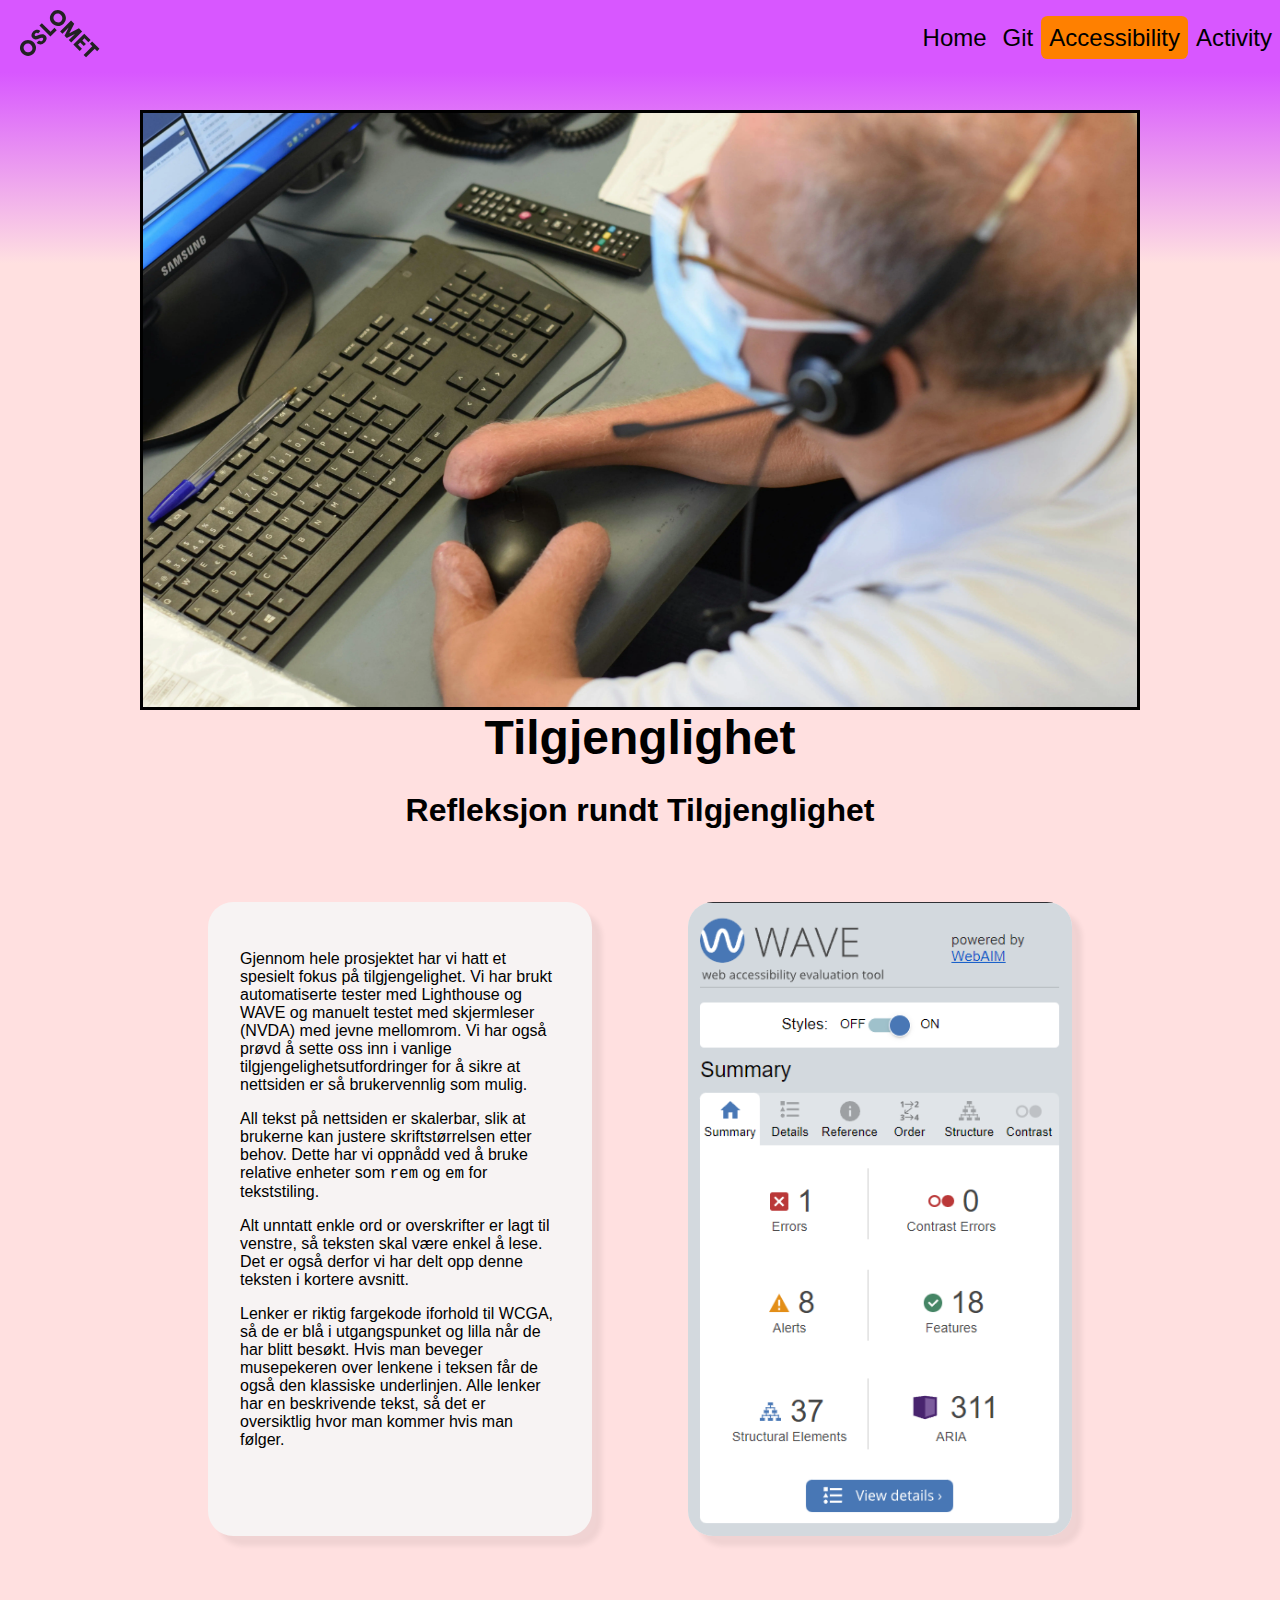
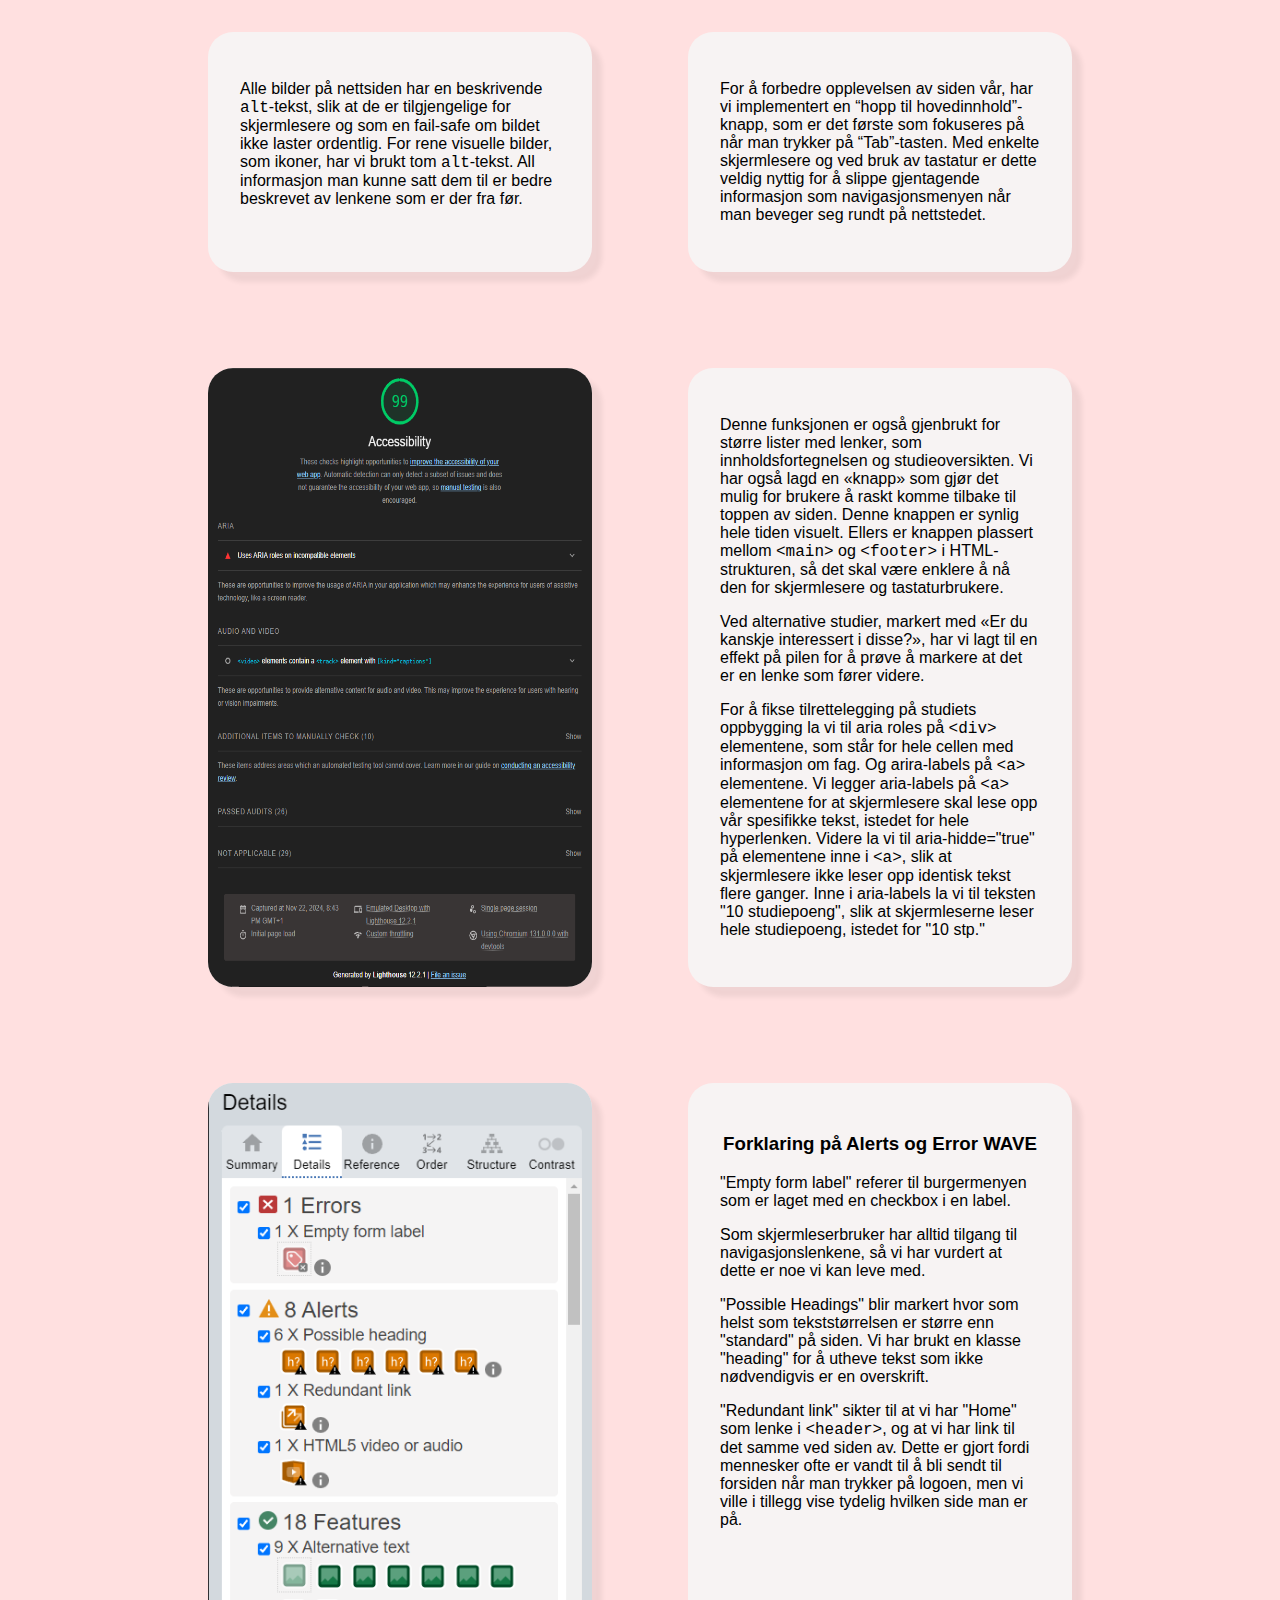
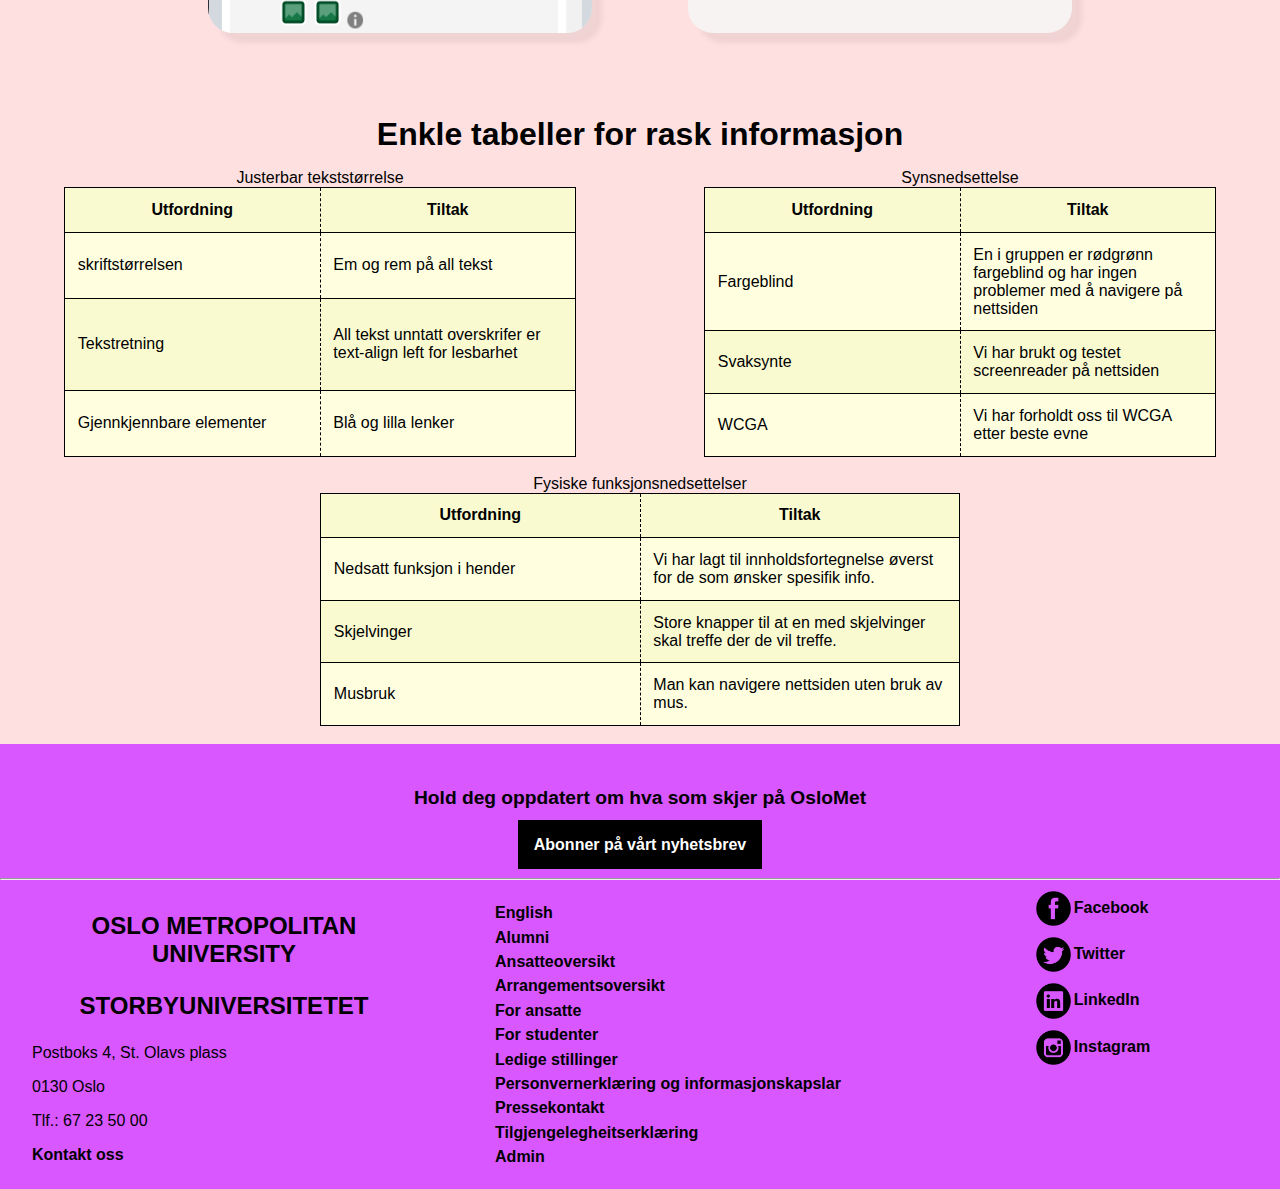
<file: accessibility.html>
<!DOCTYPE html>
<html lang="no">

<head>
    <title>Accessibility - OsloMet</title>
    <link rel="icon" type="image/x-icon" href="media/images/shared/favicon-32x32.png">
    <meta name="viewport" content="width=device-width, initial-scale=1.0">
    <link rel="stylesheet" href="style/main.css">
    <meta charset="utf-8">
</head>

<body>
    <header>

        <!--for accessibility -->
        <a class="skip-link-list" href="#main">Hopp til innhold</a>
        
        <nav class="navbar">
            <!--oslomet logo white is clickable to home page-->
            <a href="index.html" class="logo-a">
                <img class="logo" src="media/images/shared/logo-uten-storbysuniversitetet.svg" alt="Logo for OsloMet" width="100px" height="100px">
            </a>

            <!--logo for burgermenu button-->
            <label class="hamburger-toggle-container" for="burger-toggle">
                <img src="media/images/shared/menu-black.svg" alt="Open menu" width="50px"><!-- Hidden behind logo -->
            </label>
            <!--actual checkbox button-->
            <input id="burger-toggle" type="checkbox">

            <!--menu and menu items-->
            <ul class="menu">
                <li class="navlist"><a href="index.html">Home</a></li>
                <li class="navlist"><a href="git.html">Git</a></li>
                <!--active class means its the page ur on and its highlighted-->
                <li class="navlist"><a href="accessibility.html" class="active">Accessibility</a></li>
                <li class="navlist"><a href="activity.html">Activity</a></li>
            </ul>
        </nav>
    </header>

    <main id="main" tabindex=”-1″>
        <div class="color-box"></div>
            <!-- Image is CC0 -->
        <img src="media/images/accessibility/accessibility.webp" width="250vw" class="first-media"
            alt="En person som har nedsatt funksjonsevne i hendene bruker en datamaskin">
        <h1>Tilgjenglighet</h1>
        <h2>Refleksjon rundt Tilgjenglighet</h2>


        <!-- Cards to show info-->
        <article class="card-wrapper">
            <section class="card info-box">
                <p>
                Gjennom hele prosjektet har vi hatt et spesielt fokus på tilgjengelighet.
                Vi har brukt automatiserte tester  med Lighthouse og WAVE og manuelt testet med skjermleser (NVDA) med jevne mellomrom.
                Vi har også prøvd å sette oss inn i vanlige tilgjengelighetsutfordringer for å sikre at nettsiden er så brukervennlig som mulig. 
                </p>
                <p>
                All tekst på nettsiden er skalerbar, slik at brukerne kan justere skriftstørrelsen etter behov. 
                Dette har vi oppnådd ved å bruke relative enheter som <code>rem</code> og <code>em</code> for tekststiling. 
                </p>
                <p>
                Alt unntatt enkle ord or overskrifter er lagt til venstre, så teksten skal være enkel å lese. 
                Det er også derfor vi har delt opp denne teksten i kortere avsnitt.
                </p>
                <p>Lenker er riktig fargekode iforhold til WCGA, så de er blå i utgangspunket og lilla når de har blitt besøkt. 
               Hvis man beveger musepekeren over lenkene i teksen får de også den klassiske underlinjen.
                Alle lenker har en beskrivende tekst, så det er oversiktlig hvor man kommer hvis man følger.
                </p>
            </section>

            <img width="50%" src="media/images/accessibility/wave.png" alt="Skjembilde av Wave-analyse av indec.html med 1 error og 8 alerts" class="card card-img">

            <section class="card info-box">
                <p> 
                     Alle bilder på nettsiden har en beskrivende <code>alt</code>-tekst, slik at de er tilgjengelige for skjermlesere og som en fail-safe om bildet ikke laster ordentlig. 
                    For rene visuelle bilder, som ikoner, har vi brukt tom <code>alt</code>-tekst. 
                    All informasjon man kunne satt dem til er bedre beskrevet av lenkene som er der fra før. 
                </p>
            </section>
            <section class="card info-box">
                <p> 
                    For å forbedre opplevelsen av siden vår, har vi implementert en “hopp til hovedinnhold”-knapp, som er det første som fokuseres på når man trykker på “Tab”-tasten. 
                    Med enkelte skjermlesere og ved bruk av tastatur er dette veldig nyttig for å slippe gjentagende informasjon som navigasjonsmenyen når man beveger seg rundt på nettstedet. 
                </p>
            </section>
            <img width="50%" src="media/images/accessibility/lighthouse.png" alt="Skjermbilde av Lighthouse-analyse av index.html. Scoren er 99." class="card card-img">
            <section class="card info-box">
                <p>
                    Denne funksjonen er også gjenbrukt for større lister med lenker, som innholdsfortegnelsen og studieoversikten. 
                    Vi har også lagd en «knapp» som gjør det mulig for brukere å raskt komme tilbake til toppen av siden. 
                    Denne knappen er synlig hele tiden visuelt.
                    Ellers er knappen plassert mellom <code>&lt;main&gt;</code> og <code>&lt;footer&gt;</code> i HTML-strukturen, så det skal være enklere å nå den for skjermlesere og tastaturbrukere.
                </p> 
                <p> 
                    Ved alternative studier, markert med «Er du kanskje interessert i disse?», har vi lagt til en effekt på pilen for å prøve å markere at det er en lenke som fører videre. </p>
                  <p>  For å fikse tilrettelegging på studiets oppbygging la vi til aria roles på <code>&lt;div&gt;</code>  elementene, som står for hele cellen med informasjon om fag. Og arira-labels på <code>&lt;a&gt;</code> elementene. 
                    Vi legger aria-labels på <code>&lt;a&gt;</code>  elementene for at skjermlesere skal lese opp vår spesifikke tekst, istedet for hele hyperlenken. 
                    Videre la vi til aria-hidde="true" på elementene inne i <code>&lt;a&gt;</code>, slik at skjermlesere ikke leser opp identisk tekst flere ganger. 
                    Inne i aria-labels la vi til teksten "10 studiepoeng", slik at skjermleserne leser hele studiepoeng, istedet for "10 stp."
                  </p>
            </section>               
            <img width="50%" src="media/images/accessibility/wavedetails.png" alt="Informasjon fra Wave-analysen vist tidligere. Problemene forklares i avsnittet nedenfor." class="card card-img">
            <section class="card info-box">
                <h3>Forklaring på Alerts og Error WAVE</h3>
                <p>"Empty form label" referer til burgermenyen som er laget med en checkbox i en label.</p>
                <p>Som skjermleserbruker har alltid tilgang til navigasjonslenkene, 
                    så vi har vurdert at dette er noe vi kan leve med.</p>
                    <p>
                        "Possible Headings" blir markert hvor som helst som tekststørrelsen er større enn "standard" på siden.
                        Vi har brukt en klasse "heading" for å utheve tekst som ikke nødvendigvis er en overskrift.
                    </p>
                    <p>
                        "Redundant link" sikter til at vi har "Home" som lenke i <code>&lt;header&gt;</code>, og at vi har link til det samme ved siden av. 
                        Dette er gjort fordi mennesker ofte er vandt til å bli sendt til forsiden når man trykker på logoen, men vi ville i tillegg vise tydelig hvilken side man er på.
                    </p>
            </section> 
        </article>
        <h2>Enkle tabeller for rask informasjon</h2>
        <!-- Tables -->
        <article class="table-wrapper">
            <!-- Table 1 -->
            <table class="accessibility-table top-tables">
                <caption>Justerbar tekststørrelse</caption>
                <thead>
                    <tr>
                        <th scope="col">Utfordning</th>
                        <th scope="col">Tiltak</th>
                    </tr>
                </thead>
                <tbody>
                    <tr>
                        <td>skriftstørrelsen</td>
                        <td>Em og rem på all tekst</td>
                    </tr>
                    <tr>
                        <td>Tekstretning</td>
                        <td>All tekst unntatt overskrifer er text-align left for lesbarhet</td>
                    </tr>
                    <tr>
                        <td>Gjennkjennbare elementer</td>
                        <td>Blå og lilla lenker</td>
                    </tr>
                </tbody>
            </table>
            <!-- Table 2 -->
            <table class="accessibility-table top-tables">
                <caption>Synsnedsettelse</caption>
                <thead>
                    <tr>
                        <th scope="col">Utfordning</th>
                        <th scope="col">Tiltak</th>
                    </tr>
                </thead>
                <tbody>
                    <tr>
                        <td>Fargeblind</td>
                        <td>En i gruppen er rødgrønn fargeblind og har ingen problemer med å navigere på nettsiden</td>
                    </tr>
                    <tr>
                        <td>Svaksynte</td>
                        <td>Vi har brukt og testet screenreader på nettsiden</td>
                    </tr>
                    <tr>
                        <td>WCGA</td>
                        <td>Vi har forholdt oss til WCGA etter beste evne</td>
                    </tr>
                </tbody>
            </table>
            <!-- Table 3 -->
            <table class="accessibility-table bottom-table">
                <caption>Fysiske funksjonsnedsettelser</caption>
                <thead>
                    <tr>
                        <th scope="col">Utfordning</th>
                        <th scope="col">Tiltak</th>
                    </tr>
                </thead>
                <tbody>
                    <tr>
                        <td>Nedsatt funksjon i hender</td>
                        <td>Vi har lagt til innholdsfortegnelse øverst for de som ønsker spesifik info.</td>
                    </tr>
                    <tr>
                        <td>Skjelvinger</td>
                        <td>Store knapper til at en med skjelvinger skal treffe der de vil treffe.</td>
                    </tr>
                    <tr>
                        <td>Musbruk</td>
                        <td>Man kan navigere nettsiden uten bruk av mus.</td>
                    </tr>
                </tbody>
            </table>
        </article>

    </main>

    <footer>
        <!--Class for OsloMet news signup link on the top of the footer-->
        <div class="footer-top">
            <p>Hold deg oppdatert om hva som skjer på OsloMet</p>
                <a href="https://www.oslomet.no/nyhetsbrev">Abonner på vårt nyhetsbrev</a>
        </div>
        <hr>
        <article>
            <!--Class containing all contact info-->
            <div class="info">
                <!--Class for creating titles, without having to use actual headers-->
                <div class="heading">
                    <p>OSLO&nbsp;METROPOLITAN UNIVERSITY</p>
                    <p>STORBYUNIVERSITETET</p>
                </div>
                <p>Postboks&nbsp;4, St.&nbsp;Olavs&nbsp;plass</p>
                <p>0130&nbsp;Oslo</p>
                <p>Tlf.:&nbsp;67&nbsp;23&nbsp;50&nbsp;00</p>
                <a href="https://www.oslomet.no/om/kontakt">Kontakt&nbsp;oss</a>
            </div>
            <!--Class containing all the different links to the OsloMet website-->
            <ul class="lenker">
                <li><a href="https://www.oslomet.no/en">English</a></li>
                <li><a href="https://www.oslomet.no/alumni">Alumni</a></li>
                <li><a href="https://www.oslomet.no/om/ansatteoversikt">Ansatteoversikt</a></li>
                <li><a href="https://www.oslomet.no/om/arrangement/arrangementsoversikt">Arrangementsoversikt</a></li>
                <li><a href="https://www.oslomet.no/om/for-ansatte">For ansatte</a></li>
                <li><a href="https://www.oslomet.no/om/for-studenter">For studenter</a></li>
                <li><a href="https://www.oslomet.no/om/ledige-stillinger">Ledige stillinger</a></li>
                <li><a href="https://www.oslomet.no/om/personvernerklering-informasjonskapslar">Personvernerklæring og informasjonskapslar</a></li>
                <li><a href="https://www.oslomet.no/om/pressekontakt">Pressekontakt</a></li>
                <li><a href="https://www.oslomet.no/om/tilgjengelegheitserklering">Tilgjengelegheitserklæring</a></li>                    
                <li><a href="https://www-admin.oslomet.no/admin/view/content/58148">Admin</a></li>
            </ul>
            <!--Class for the social media links-->
            <ul class="sosiale">
                <!--We got the social media icons from  Picons Social, a website where you can download free to use icons-->
                <li><a href="https://www.facebook.com/oslomet/"><img src="media\images\shared\facebook-icon.png" width="40px" height="40px" alt="">Facebook</a></li>
                <li><a href="https://twitter.com/oslomet"><img src="media\images\shared\twitter-icon.png" width="40px" height="40px" alt="">Twitter</a></li>
                <li><a href="https://no.linkedin.com/school/oslomet/"><img src="media\images\shared\linkedin-icon.png" width="40px" height="40px" alt="">LinkedIn</a></li>
                <li><a href="https://www.instagram.com/oslomet/?hl=nb"><img src="media\images\shared\instagram-icon.png" width="40px" height="40px" alt="">Instagram</a></li>
            </ul>
        </article>
    </footer>
</body>
</html>
</file>
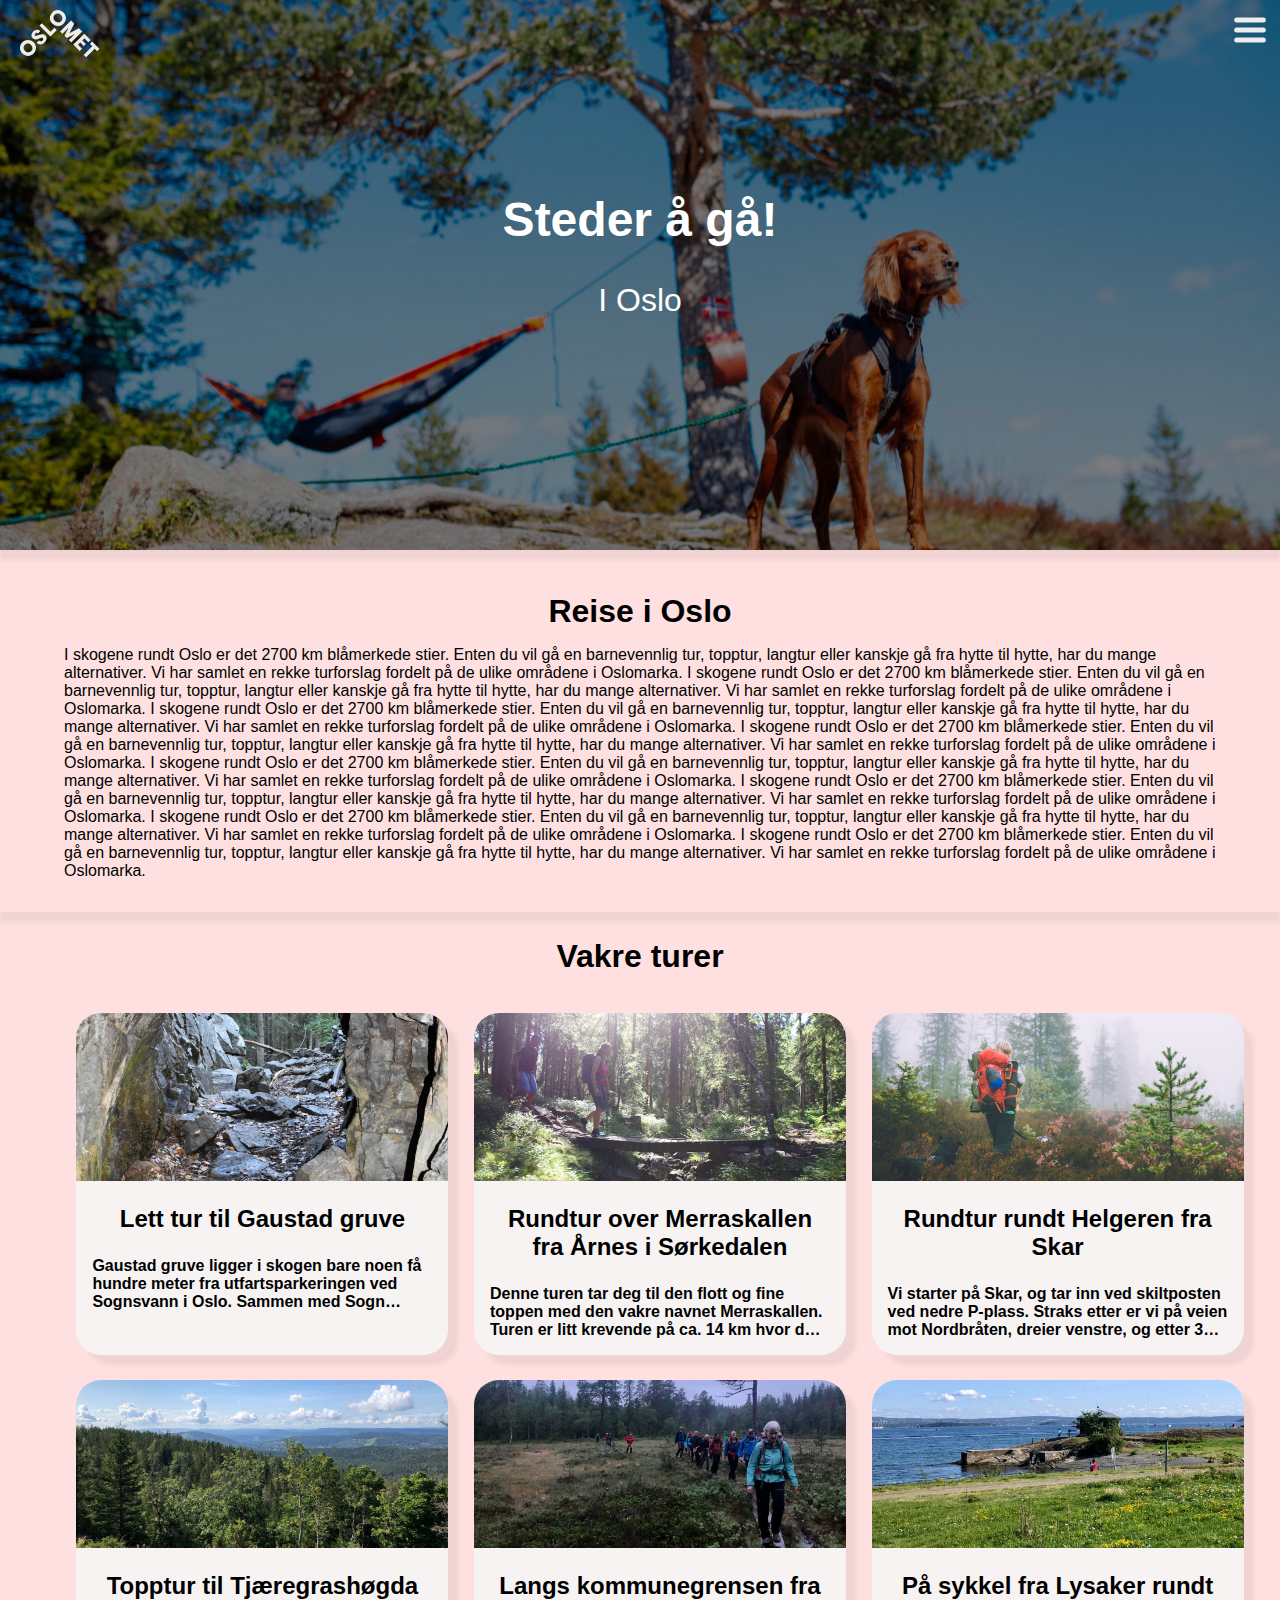
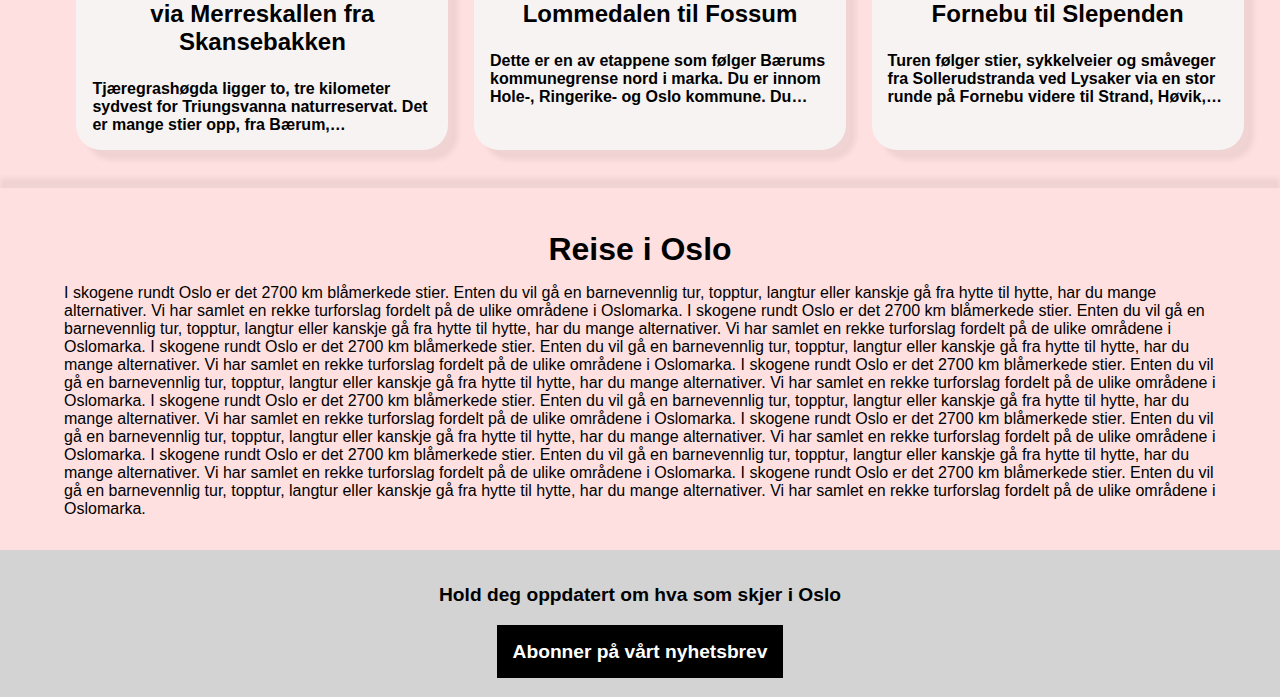
<file: activity.html>
<!DOCTYPE html>
<html lang="no">

<head>
    <title>Turmuligheter i Oslo</title>
    <link rel="icon" type="image/x-icon" href="media/images/shared/favicon-32x32.png">
    <meta name="viewport" content="width=device-width, initial-scale=1.0">
    <link rel="stylesheet" href="style/main.css">
    <meta charset="utf-8">
</head>

<body>


    <header class="activity-header">
        
        <!--for accesebility -->
        <a class="skip-link-list" href="#main">Hopp til innhold</a>

        <nav class="navbar-activity">

            <!--oslomet logo white is clickable to home page-->
            <a href="index.html" class="logo-a">
                <img class="logo" src="media/images/shared/oslomet-logo-white.svg" alt="Logo for OsloMet" width="100px">
            </a>

            <!--logo for burgermenu button-->
            <label class="hamburger-toggle-container" for="burger-toggle">
                <img src="media/images/shared/menu-white.svg" alt="Open menu" width="50px"><!-- Hidden behind logo -->
            </label>
            <!--actual checkbox button-->
            <input id="burger-toggle" type="checkbox">
            


            <!--menu and menu items-->
            <ul class="menu">
                <a href="index.html"><li class="navlist">Home</li></a>
                <a href="git.html"><li class="navlist">Git</li></a>
                <a href="accessibility.html"><li class="navlist">Accessibility</li></a>
            </ul>

        </nav>
    </header>

    <main>


<!--Hero with backroundimage in css, also has title -->
    <article class="hero-activity shadow-bottom">

        <!--main id is and tabindex is for accesebility-->
        <h1 id="main" class="center-text" tabindex="-1">Steder å gå!</h1>
        <p class="center-text">I Oslo</p>

    </article>



    <!--Text section with title and text paragaph-->
    <article class="shadow-bottom text-section">
        <h2>Reise i Oslo</h2>
        <p>
            I skogene rundt Oslo er det 2700 km blåmerkede stier. 
            Enten du vil gå en barnevennlig tur, topptur, langtur 
            eller kanskje gå fra hytte til hytte, har du mange 
            alternativer. Vi har samlet en rekke turforslag 
            fordelt på de ulike områdene i Oslomarka. 
            I skogene rundt Oslo er det 2700 km blåmerkede stier. 
            Enten du vil gå en barnevennlig tur, topptur, langtur 
            eller kanskje gå fra hytte til hytte, har du mange 
            alternativer. Vi har samlet en rekke turforslag 
            fordelt på de ulike områdene i Oslomarka. 
            I skogene rundt Oslo er det 2700 km blåmerkede stier. 
            Enten du vil gå en barnevennlig tur, topptur, langtur 
            eller kanskje gå fra hytte til hytte, har du mange 
            alternativer. Vi har samlet en rekke turforslag 
            fordelt på de ulike områdene i Oslomarka. 
            I skogene rundt Oslo er det 2700 km blåmerkede stier. 
            Enten du vil gå en barnevennlig tur, topptur, langtur 
            eller kanskje gå fra hytte til hytte, har du mange 
            alternativer. Vi har samlet en rekke turforslag 
            fordelt på de ulike områdene i Oslomarka. 
            I skogene rundt Oslo er det 2700 km blåmerkede stier. 
            Enten du vil gå en barnevennlig tur, topptur, langtur 
            eller kanskje gå fra hytte til hytte, har du mange 
            alternativer. Vi har samlet en rekke turforslag 
            fordelt på de ulike områdene i Oslomarka. 
            I skogene rundt Oslo er det 2700 km blåmerkede stier. 
            Enten du vil gå en barnevennlig tur, topptur, langtur 
            eller kanskje gå fra hytte til hytte, har du mange 
            alternativer. Vi har samlet en rekke turforslag 
            fordelt på de ulike områdene i Oslomarka. 
            I skogene rundt Oslo er det 2700 km blåmerkede stier. 
            Enten du vil gå en barnevennlig tur, topptur, langtur 
            eller kanskje gå fra hytte til hytte, har du mange 
            alternativer. Vi har samlet en rekke turforslag 
            fordelt på de ulike områdene i Oslomarka. 
            I skogene rundt Oslo er det 2700 km blåmerkede stier. 
            Enten du vil gå en barnevennlig tur, topptur, langtur 
            eller kanskje gå fra hytte til hytte, har du mange 
            alternativer. Vi har samlet en rekke turforslag 
            fordelt på de ulike områdene i Oslomarka. 
        </p>
    </article>




    <article> 
        <h2>Vakre turer</h2>
        <ul class="card-wrapper">

            <!-- card for specific trip with image and text is clickable-->
            <li class="trip-listitem card">

                <!--Card 1-->
                <!-- Link for when card is clicked -->
                <a href="https://ut.no/turforslag/1112163276/lett-tur-til-gaustad-gruve">
                    <div>

                        <!-- used a div to hold image so i could easier devide the card in 2-->
                        <div class="image-box-card">
                            <!--Fotograf: Martin Kvist-->
                            <img src="media/images/activity/gaustad-gruve.jpg" alt="Gaustad gruve vises med trær i bakgrunnen ">
                        </div>

                        <p class="heading">Lett tur til Gaustad gruve </p>
                        <!-- the p for the card is cut off at line 3 if no more text has space -->
                        <p>
                            Gaustad gruve ligger i skogen bare noen få hundre meter fra utfartsparkeringen 
                            ved Sognsvann i Oslo. Sammen med Sogn gruve på andre siden av Sognsvann, har 
                            den en historie som går mange hundre år tilbake i tid.
                            De to gruvene kalles gjerne for Sognsvannsgruvene, og gruvedriften startet 
                            opp så tidlig som 1538-39. De er altså to av de eldste gruvene i Oslomarka. 
                            Driften foregikk i to omganger. Først fra 1538-39 til 1584 og deretter fra 1792 til 1854.
                        </p>

                         
                    </div>
                </a>
            </li>

            <li class="trip-listitem card">
                <!--Card 2-->

                <a href="https://ut.no/turforslag/1112157786/rundtur-over-merraskallen-fra-arnes-i-srkedalen">
                    <div>

                        <div class="image-box-card">
                            <!--Fotograf: Andre Marton Pedersen-->
                            <img src="media/images/activity/merraskallen.jpg" alt="To personer går over en bro på en sti i skogen.">
                        </div>

                        
                        <p class="heading">Rundtur over Merraskallen fra Årnes i Sørkedalen</p>
                        <p>
                            Denne turen tar deg til den flott og fine toppen med den vakre navnet 
                            Merraskallen.  Turen er litt krevende på ca. 14 km hvor du følger DNT’s 
                            blåmerker fra start til mål. Denne turen tar deg til den flott og fine 
                            toppen med den vakre navnet Merraskallen.  Turen er litt krevende på ca. 
                            14 km hvor du følger DNT’s blåmerker fra start til mål.   
                        </p>

                         
                    </div>
                </a>
            </li>

            <li class="trip-listitem card">
                <!--Card 3-->
                <a href="https://ut.no/turforslag/1112157767/rundtur-rundt-helgeren-fra-skar">
                    <div>

                        <div class="image-box-card">
                            <!--Fotograf: Marius Dalseg-->
                            <img src="media/images/activity/helgeren.jpg" alt="En person i skogen går på tur med to hunder i tåkedis">
                        </div>

                        <p class="heading">Rundtur rundt Helgeren fra Skar </p>
                        <p>
                            Vi starter på Skar, og tar inn ved skiltposten ved nedre P-plass. 
                            Straks etter er vi på veien mot Nordbråten, dreier venstre, og etter 
                            300 meter er vi ved skiltposten i veikrysset nedenfor Nordbråtan. 
                            Herfra følges bomveien til venstre opp til Øyungsdammen, og vi vandrer 
                            videre på blåmerket sti langs østsiden av Øyungen (mange fine badeplasser!) 
                            opp til Liggeren. På skiltposten ovenfor tunet er det skiltet mot Lille 
                            Gørja, straks etter krysser vi Tømteveien og begynner på den bratte 
                            stigningen mot Gørjehøgda (490 moh). Klyvingen gir valuta: Fin utsikt 
                            sør- og vestover underveis.
                        </p>

                         
                    </div>
                </a>
            </li>

            <li class="trip-listitem card">
                <!--Card 4-->
                <a href="https://ut.no/turforslag/1112157533/topptur-til-tjregrashgda-via-merreskallen-fra-skansebakken">
                    <div>

                        <div class="image-box-card">
                            <!--Fotograf: Anders Skaiå-->
                            <img src="media/images/activity/tjæregrashøgda.jpg" alt="Utsiktsbilde fra Tjæregrashøgda der man ser trær i forgrunnen og fjell fremover.">
                        </div>

                        <p class="heading">Topptur til Tjæregrashøgda via Merreskallen fra Skansebakken</p>
                        <p>
                            Tjæregrashøgda ligger to, tre kilometer sydvest for Triungsvanna 
                            naturreservat. Det er mange stier opp, fra Bærum, Lommedalen og 
                            Sørkedalen. Dette er nok en av favorittplassene for bæringer. 
                            Det er stedvis noe stignig, men du går i noen av Bærumsmarkas 
                            fineste perler. På toppen er himmelen høy og hvis sol ser du den 
                            blinke i Oslofjorden. En solfylt kveldstime gir utsikten et 
                            drømmesyn over Tanumåsen, Skaugumåsen og Vestmarka. 
                        </p>

                         
                    </div>
                </a>
            </li>

            <li class="trip-listitem card">
                <!--Card 5-->
                <a href="https://ut.no/turforslag/1112156112/langs-kommunegrensen-fra-lommedalen-til-fossum">
                    <div>

                        <div class="image-box-card">
                            <!--Fotograf: Jan Eldegard Hjelle-->
                            <img src="media/images/activity/lommedalen.jpg" alt="Et turfølge med tolv personer går på rekke og rad på en sti i skogen">
                        </div>

                        <p class="heading">Langs kommunegrensen fra Lommedalen til Fossum</p>
                        <p>
                            Dette er en av etappene som følger Bærums kommunegrense 
                            nord i marka. Du er innom Hole-, Ringerike- og Oslo kommune. 
                            Du starter ved By i Lommedalen og går til Byvann og videre 
                            innover Krokskogen over Vidvangshøgda som er Bærums høyeste 
                            punkt. Videre til Hvitsteinsvann, Triungsvann og forbi 
                            Østernvann til klubbhuset ved Fossum der etappen avsluttes.
                        </p>

                         
                    </div>
                </a>
            </li>

            <li class="trip-listitem card">
                <!--Card 6-->
                <a href="https://ut.no/turforslag/1112156105/   pa-sykkel-fra-lysaker-rundt-fornebu-til-slependen">
                    <div>

                        <div class="image-box-card">
                            <!--Fotograf: Jan Eldegard Hjelle-->
                            <img src="media/images/activity/lysaker.jpg" alt="Utsyn over vannet fra Lysaker. Noen personer står og ser utover vannet">
                        </div>

                        <p class="heading">På sykkel fra Lysaker rundt Fornebu til Slependen </p>
                        <p>
                            Turen følger stier, sykkelveier og småveger fra 
                            Sollerudstranda ved Lysaker via en stor runde på 
                            Fornebu videre til Strand, Høvik, Sandvika og ender 
                            på Slependen. Beskrivelsen er laget for sykkeltur på 
                            rundt 19 km men kan også følges til fots. Følg da 
                            kyststien langs sjøen fra Holtekilen til Sandvika. 
                            Beregn en fottur på ca 5 timer.
                        </p>

                         
                    </div>
                </a>
            </li>
            
        </ul>

    </article>

    <!--Text section with title and text paragaph-->
    <article class="shadow-top text-section">
        <h2>Reise i Oslo</h2>
            <p>
                I skogene rundt Oslo er det 2700 km blåmerkede stier. 
                Enten du vil gå en barnevennlig tur, topptur, langtur 
                eller kanskje gå fra hytte til hytte, har du mange 
                alternativer. Vi har samlet en rekke turforslag 
                fordelt på de ulike områdene i Oslomarka. 
                I skogene rundt Oslo er det 2700 km blåmerkede stier. 
                Enten du vil gå en barnevennlig tur, topptur, langtur 
                eller kanskje gå fra hytte til hytte, har du mange 
                alternativer. Vi har samlet en rekke turforslag 
                fordelt på de ulike områdene i Oslomarka. 
                I skogene rundt Oslo er det 2700 km blåmerkede stier. 
                Enten du vil gå en barnevennlig tur, topptur, langtur 
                eller kanskje gå fra hytte til hytte, har du mange 
                alternativer. Vi har samlet en rekke turforslag 
                fordelt på de ulike områdene i Oslomarka. 
                I skogene rundt Oslo er det 2700 km blåmerkede stier. 
                Enten du vil gå en barnevennlig tur, topptur, langtur 
                eller kanskje gå fra hytte til hytte, har du mange 
                alternativer. Vi har samlet en rekke turforslag 
                fordelt på de ulike områdene i Oslomarka. 
                I skogene rundt Oslo er det 2700 km blåmerkede stier. 
                Enten du vil gå en barnevennlig tur, topptur, langtur 
                eller kanskje gå fra hytte til hytte, har du mange 
                alternativer. Vi har samlet en rekke turforslag 
                fordelt på de ulike områdene i Oslomarka. 
                I skogene rundt Oslo er det 2700 km blåmerkede stier. 
                Enten du vil gå en barnevennlig tur, topptur, langtur 
                eller kanskje gå fra hytte til hytte, har du mange 
                alternativer. Vi har samlet en rekke turforslag 
                fordelt på de ulike områdene i Oslomarka. 
                I skogene rundt Oslo er det 2700 km blåmerkede stier. 
                Enten du vil gå en barnevennlig tur, topptur, langtur 
                eller kanskje gå fra hytte til hytte, har du mange 
                alternativer. Vi har samlet en rekke turforslag 
                fordelt på de ulike områdene i Oslomarka. 
                I skogene rundt Oslo er det 2700 km blåmerkede stier. 
                Enten du vil gå en barnevennlig tur, topptur, langtur 
                eller kanskje gå fra hytte til hytte, har du mange 
                alternativer. Vi har samlet en rekke turforslag 
                fordelt på de ulike områdene i Oslomarka. 
            </p>
        
    </article>



    </main>

    <!--The class activity-footer was made so that the Activity page could have it's own unique footer-->
  <footer class="activity-footer" role="contentinfo" aria-label="site footer">
            <p>Hold deg oppdatert om hva som skjer i Oslo</p>
            <!--This footer has a unique link which takes you to the VG site, which shows you the latest news happening in Oslo-->
            <p>
                <a href="https://www.vg.no/nyheter/i/vgxjaX/trikk-krasjet-i-butikk-i-oslo-trikkefoereren-er-siktet">Abonner på vårt nyhetsbrev</a>
            </p>
    </footer> 
</body>

</html>
</file>
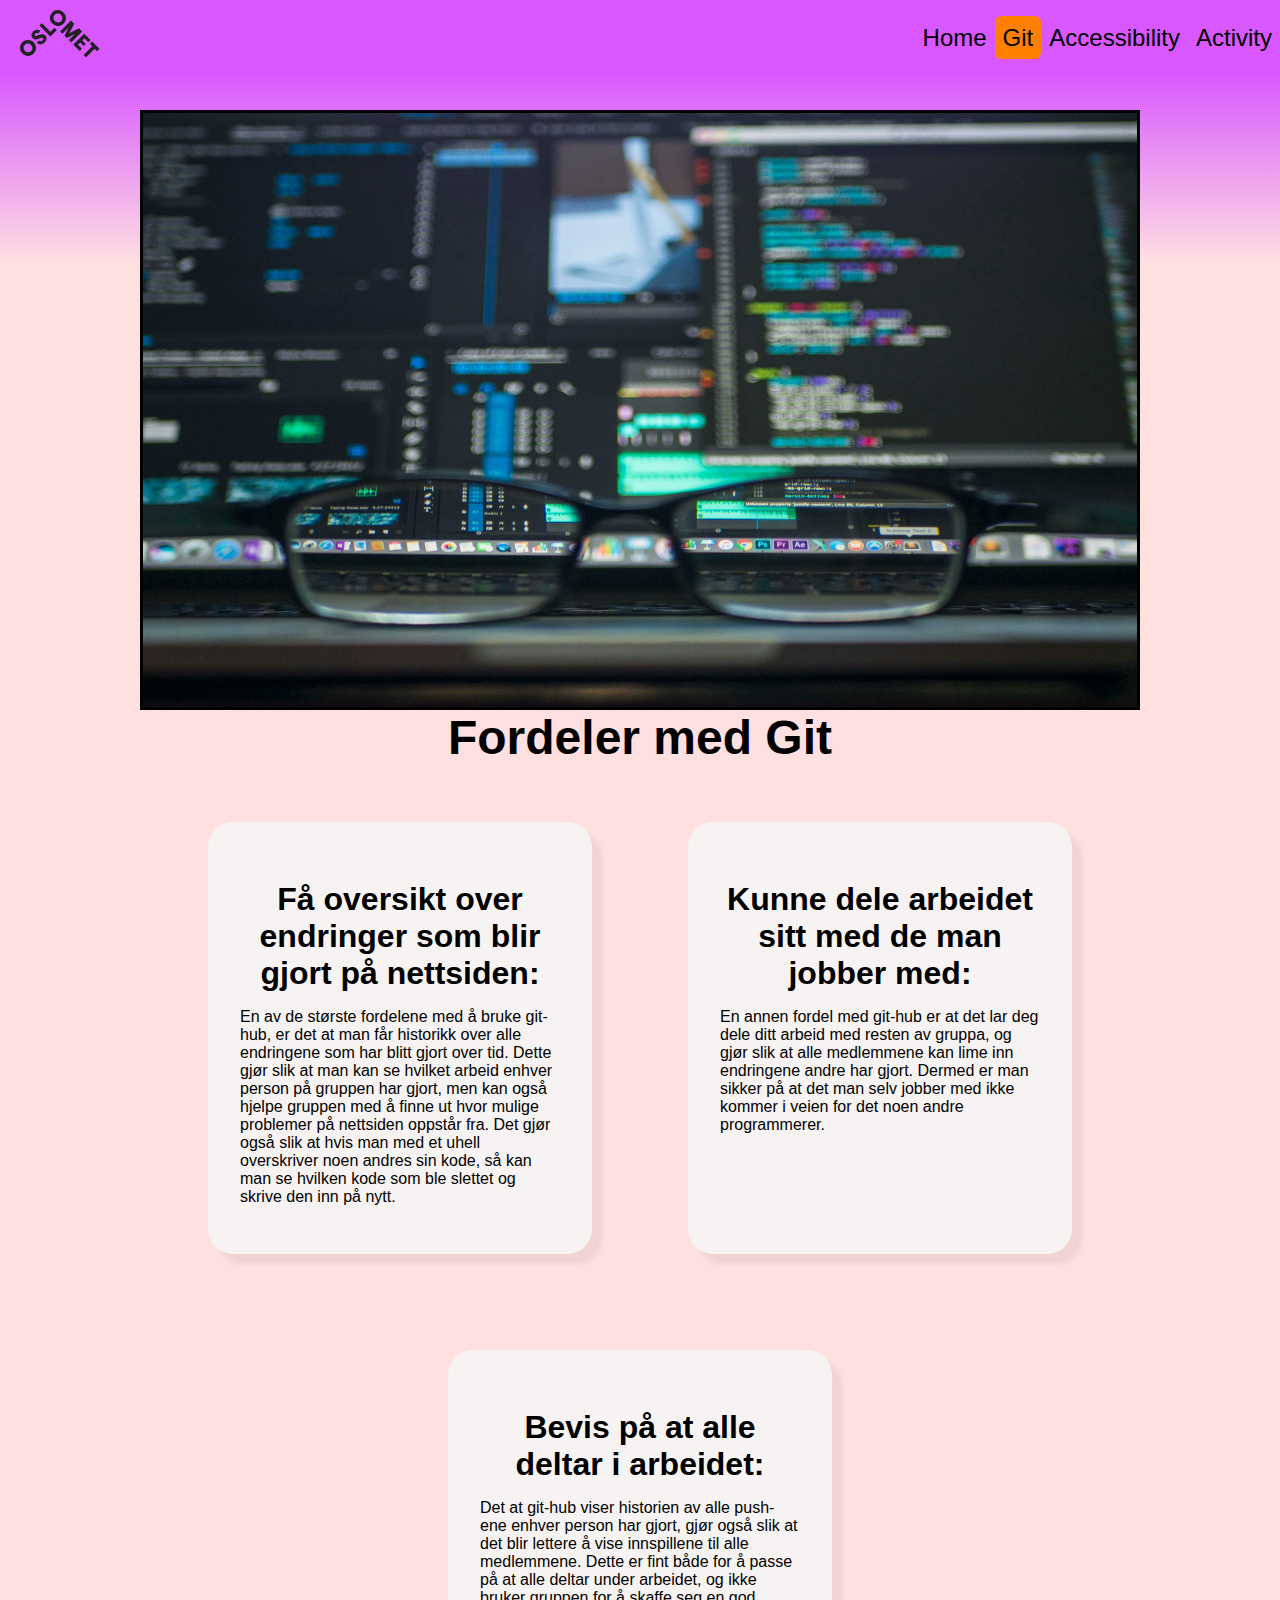
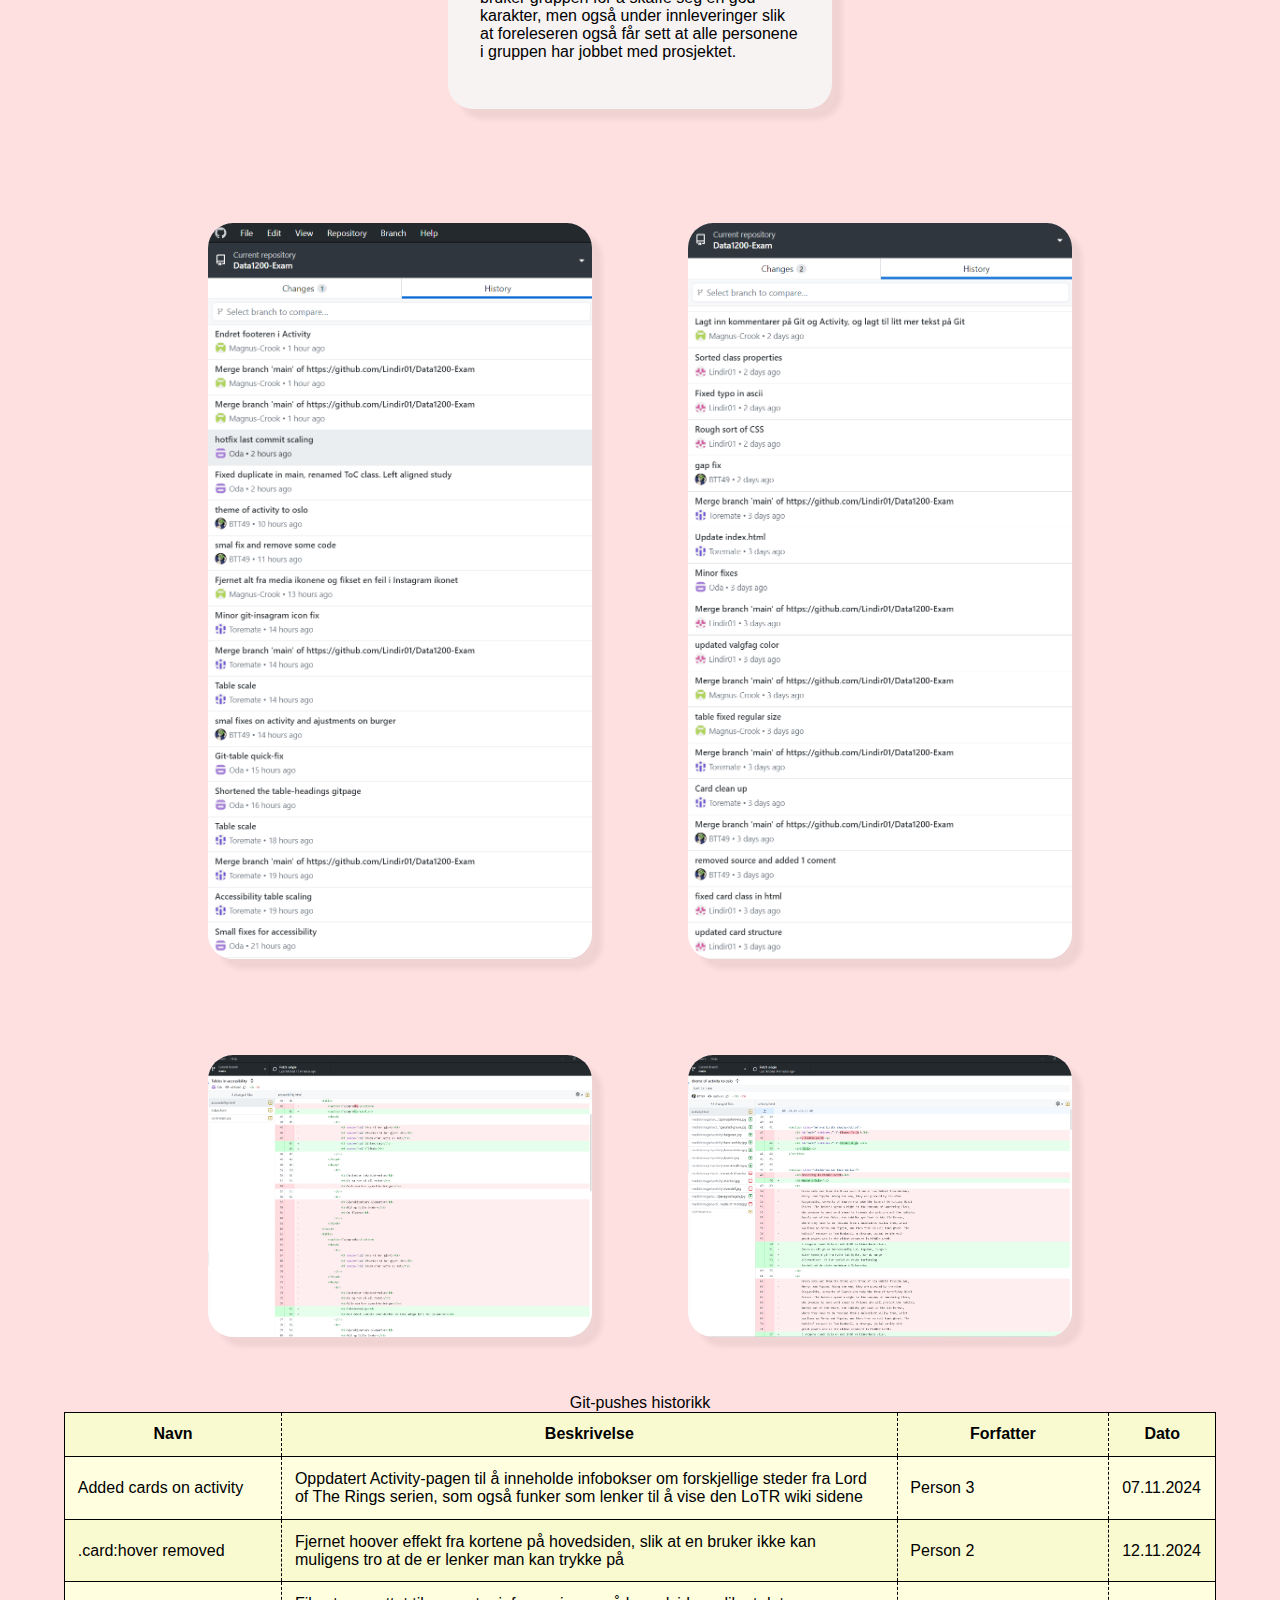
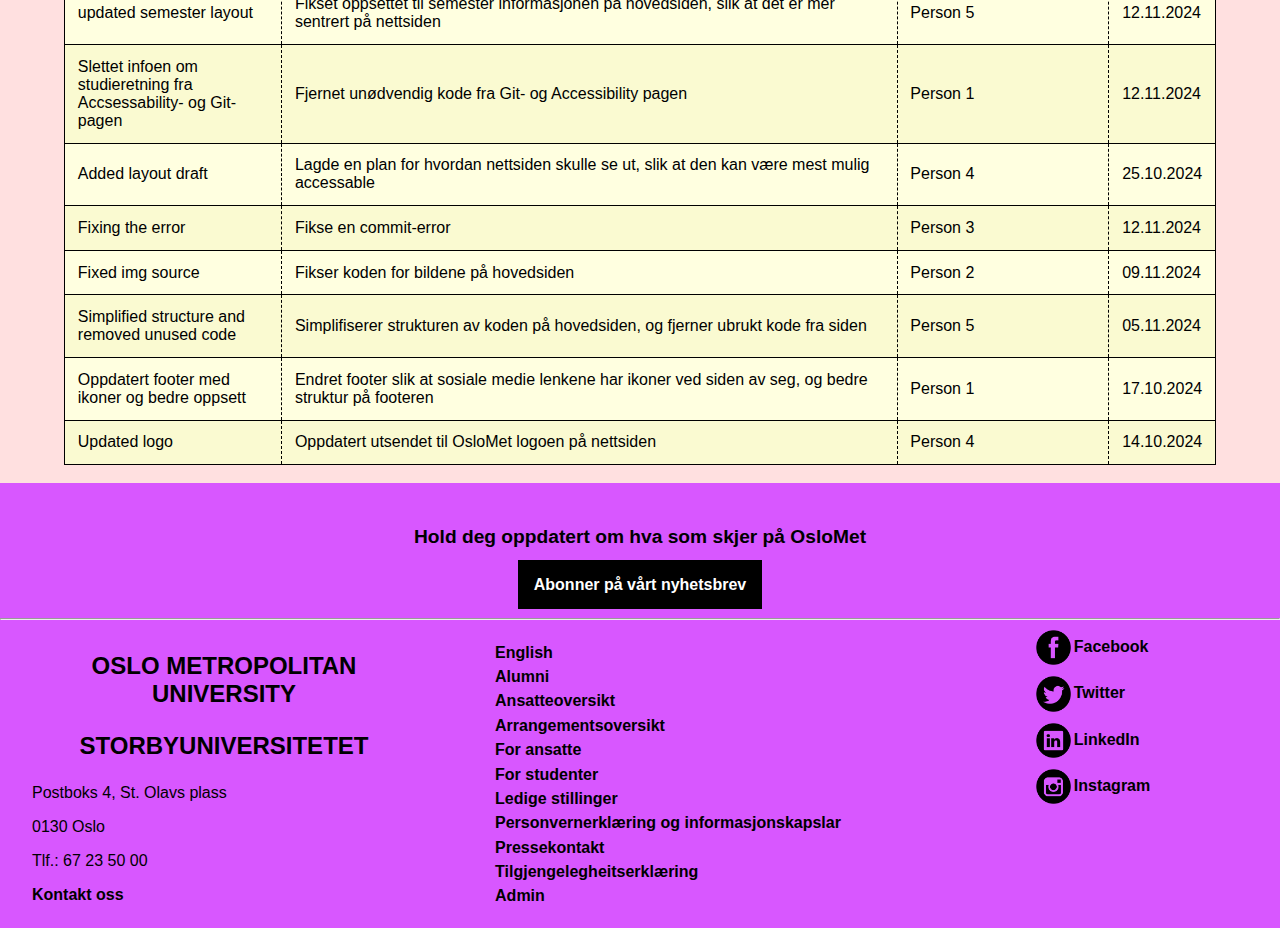
<file: git.html>
<!DOCTYPE html>
<html lang="no">

<head>
    <title>GitHub - OsloMet</title>
    <link rel="icon" type="image/x-icon" href="media/images/shared/favicon-32x32.png">
    <meta name="viewport" content="width=device-width, initial-scale=1.0">
    <link rel="stylesheet" href="style/main.css">
    <meta charset="utf-8">
</head>
<body>
    <header>

        <!--for accesebility -->
        <a class="skip-link-list" href="#main">Hopp til innhold</a>
        
        <nav class="navbar">

            <!--oslomet logo white is clickable to home page-->
            <a href="index.html" class="logo-a">
                <img class="logo" src="media/images/shared/logo-uten-storbysuniversitetet.svg" alt="Logo for OsloMet" width="100px" height="100px">
            </a>

            <!--logo for burgermenu button-->
            <label class="hamburger-toggle-container" for="burger-toggle">
                <img src="media/images/shared/menu-black.svg" alt="Open menu" width="50px"> <!-- Hidden behind logo -->
            </label>
            <!--actual checkbox button-->
            <input id="burger-toggle" type="checkbox">

            <!--menu and menu items-->
            <ul class="menu">
                <li class="navlist"><a href="index.html">Home</a></li>
                <!--active class means its the page ur on and its highlighted-->
                <li class="navlist"><a href="git.html" class="active">Git</a></li>
                <li class="navlist"><a href="accessibility.html">Accessibility</a></li>
                <li class="navlist"><a href="activity.html">Activity</a></li>
            </ul>
        </nav>
    </header>
    <main>
    <div class="color-box"></div>
    <!-- Image is CC0 -->
    <img width="250vw" max-height="750" src="media/images/git/code.jpg" class="first-media" alt="Briller som ligger foran en skjerm med programmeringskode">
    
    <h1>Fordeler med Git</h1>
    
    <!-- Cards to show info-->
    <article class="card-wrapper">
            <!--Each section contains a paragraph which explains a benefit of using GitHub-->
            <section class="card info-box">
                <h2>Få oversikt over endringer som blir gjort på nettsiden:</h2>
                <p>
                    En av de største fordelene med å bruke git-hub, 
                    er det at man får historikk over alle endringene som har blitt gjort over tid.
                    Dette gjør slik at man kan se hvilket arbeid enhver person på gruppen har gjort, 
                    men kan også hjelpe gruppen med å finne ut hvor mulige problemer på nettsiden oppstår fra.  
                    Det gjør også slik at hvis man med et uhell overskriver noen andres sin kode, 
                    så kan man se hvilken kode som ble slettet og skrive den inn på nytt.  
                </p>
            </section>

            <section class="card info-box">
                <h2>Kunne dele arbeidet sitt med de man jobber med:</h2>
                <p>
                    En annen fordel med git-hub er at det lar deg dele ditt arbeid med resten av gruppa, 
                    og gjør slik at alle medlemmene kan lime inn endringene andre har gjort. 
                    Dermed er man sikker på at det man selv jobber med ikke kommer i veien for det noen andre programmerer. 
                </p>
            </section>
            
            <section class="card info-box">
                <h2>Bevis på at alle deltar i arbeidet:</h2>
                <p>
                    Det at git-hub viser historien av alle push-ene enhver person har gjort, 
                    gjør også slik at det blir lettere å vise innspillene til alle medlemmene. 
                    Dette er fint både for å passe på at alle deltar under arbeidet, 
                    og ikke bruker gruppen for å skaffe seg en god karakter, 
                    men også under innleveringer slik at foreleseren også får sett at alle personene i gruppen har jobbet med prosjektet. 
                </p>
            </section>
    </article>

    <!--I used another article for the images spesefically, so that the size of the text boxes and image boxes do not overlap-->
    <article class="card-wrapper">
        <img class="card card-img" src="media/images/git/git-history1.png" alt="Git-historikk som viser flere pushes av fem forskjellige personer" width="250px">
        
        <img class="card card-img" src="media/images/git/git-history2.png" alt="Git-historikk som viser flere pushes av fem forskjellige personer" width="250px">
            
        <img class="card card-img" src="media/images/git/update-accessibility.png" alt="En spesifikk commit der man tydelig kan se endringer lagt til og fjernet " width="250px">
        
        <img class="card card-img" src="media/images/git/update-activity.png" alt="En spesifikk commit der man tydelig kan se endringer lagt til og fjernet"  width="250px">
    </article>

    <table class="git-table">
        <caption>Git-pushes historikk</caption> 
        <!--Column titles-->
        <thead>
            <tr>
                <th>Navn</th>
                <th>Beskrivelse</th>
                <th>Forfatter</th>
                <th>Dato</th>
            </tr>
        </thead>
        
        <!--Contains information in regards to each push, such as the name of the pusher and the date of the push-->
        <tbody>
            <tr>
                <td>Added cards on activity</td>
                <td>Oppdatert Activity-pagen til å inneholde infobokser om forskjellige steder fra Lord of The Rings serien, som også funker som lenker til å vise den LoTR wiki sidene</td>
                <td>Person 3</td>
                <td>07.11.2024</td>
            </tr>
            <tr>
                <td>.card:hover removed</td>
                <td>Fjernet hoover effekt fra kortene på hovedsiden, slik at en bruker ikke kan muligens tro at de er lenker man kan trykke på</td>
                <td>Person 2</td>
                <td>12.11.2024</td>
            </tr>
            <tr>
                <td>updated semester layout</td>
                <td>Fikset oppsettet til semester informasjonen på hovedsiden, slik at det er mer sentrert på nettsiden</td>
                <td>Person 5</td>
                <td>12.11.2024</td>
            </tr>
            <tr>
                <td>Slettet infoen om studieretning fra Accsessability- og Git-pagen</td>
                <td>Fjernet unødvendig kode fra Git- og Accessibility pagen</td>
                <td>Person 1</td>
                <td>12.11.2024</td>
            </tr>
            <tr>
                <td>Added layout draft</td>
                <td>Lagde en plan for hvordan nettsiden skulle se ut, slik at den kan være mest mulig accessable</td>
                <td>Person 4</td>
                <td>25.10.2024</td>
            </tr>
            <tr>
                <td>Fixing the error</td>
                <td>Fikse en commit-error</td>
                <td>Person 3</td>
                <td>12.11.2024</td>
            </tr>
            <tr>
                <td>Fixed img source</td>
                <td>Fikser koden for bildene på hovedsiden</td>
                <td>Person 2</td>
                <td>09.11.2024</td>
            </tr>
            <tr>
                <td>Simplified structure and removed unused code</td>
                <td>Simplifiserer strukturen av koden på hovedsiden, og fjerner ubrukt kode fra siden</td>
                <td>Person 5</td>
                <td>05.11.2024</td>
            </tr>
            <tr>
                <td>Oppdatert footer med ikoner og bedre oppsett</td>
                <td>Endret footer slik at sosiale medie lenkene har ikoner ved siden av seg, og bedre struktur på footeren</td>
                <td>Person 1</td>
                <td>17.10.2024</td>
            </tr>
            <tr>
                <td>Updated logo</td>
                <td>Oppdatert utsendet til OsloMet logoen på nettsiden</td>
                <td>Person 4</td>
                <td>14.10.2024</td>
            </tr>
        </tbody>
    </table>
</main>
    
    <footer>
        <!--Class for OsloMet news signup link on the top of the footer-->
        <div class="footer-top">
            <p>Hold deg oppdatert om hva som skjer på OsloMet</p>
                <a href="https://www.oslomet.no/nyhetsbrev">Abonner på vårt nyhetsbrev</a>
        </div>
        <hr>
        <article>
            <!--Class containing all contact info-->
            <div class="info">
                <!--Class for creating titles, without having to use actual headers-->
                <div class="heading">
                    <p>OSLO&nbsp;METROPOLITAN UNIVERSITY</p>
                    <p>STORBYUNIVERSITETET</p>
                </div>
                <p>Postboks&nbsp;4, St.&nbsp;Olavs&nbsp;plass</p>
                <p>0130&nbsp;Oslo</p>
                <p>Tlf.:&nbsp;67&nbsp;23&nbsp;50&nbsp;00</p>
                <a href="https://www.oslomet.no/om/kontakt">Kontakt&nbsp;oss</a>
            </div>
            <!--Class containing all the different links to the OsloMet website-->
            <ul class="lenker">
                <li><a href="https://www.oslomet.no/en">English</a></li>
                <li><a href="https://www.oslomet.no/alumni">Alumni</a></li>
                <li><a href="https://www.oslomet.no/om/ansatteoversikt">Ansatteoversikt</a></li>
                <li><a href="https://www.oslomet.no/om/arrangement/arrangementsoversikt">Arrangementsoversikt</a></li>
                <li><a href="https://www.oslomet.no/om/for-ansatte">For ansatte</a></li>
                <li><a href="https://www.oslomet.no/om/for-studenter">For studenter</a></li>
                <li><a href="https://www.oslomet.no/om/ledige-stillinger">Ledige stillinger</a></li>
                <li><a href="https://www.oslomet.no/om/personvernerklering-informasjonskapslar">Personvernerklæring og informasjonskapslar</a></li>
                <li><a href="https://www.oslomet.no/om/pressekontakt">Pressekontakt</a></li>
                <li><a href="https://www.oslomet.no/om/tilgjengelegheitserklering">Tilgjengelegheitserklæring</a></li>                    
                <li><a href="https://www-admin.oslomet.no/admin/view/content/58148">Admin</a></li>
            </ul>
            <!--Class for the social media links-->
            <ul class="sosiale">
                <!--We got the social media icons from  Picons Social, a website where you can download free to use icons-->
                <li><a href="https://www.facebook.com/oslomet/"><img src="media\images\shared\facebook-icon.png" width="40px" height="40px" alt="">Facebook</a></li>
                <li><a href="https://twitter.com/oslomet"><img src="media\images\shared\twitter-icon.png" width="40px" height="40px" alt="">Twitter</a></li>
                <li><a href="https://no.linkedin.com/school/oslomet/"><img src="media\images\shared\linkedin-icon.png" width="40px" height="40px" alt="">LinkedIn</a></li>
                <li><a href="https://www.instagram.com/oslomet/?hl=nb"><img src="media\images\shared\instagram-icon.png" width="40px" height="40px" alt="">Instagram</a></li>
            </ul>
        </article>
    </footer>
</body>

</html>
</file>
<file: style/main.css>
/* CSS STRUCTURE

    Line numbers || Section name

    28-169 || General Styles 
        41-86 | Format 
        88-137 | Text 
        139-167 | Table 
    171-425 || Site Wide 
        187-270 | Utilities 
        272-312 | Header 
        314-329 | Body 
        331-405 | Footer 
        407-422 | Media  
    427-927 || Page Specific 
        442-729 | Index
        731-750 | Accessibility
        752-757 | Git 
        759-924 | Activity  
    929-1247 || Media Queries 
*/




/* Ascii art made big enough to read in the editor minimap */

/* || General Styles
 _______  _______  _        _______  _______  _______  _          _______ _________          _        _______  _______ 
(  ____ \(  ____ \( (    /|(  ____ \(  ____ )(  ___  )( \        (  ____ \\__   __/|\     /|( \      (  ____ \(  ____ \
| (    \/| (    \/|  \  ( || (    \/| (    )|| (   ) || (        | (    \/   ) (   ( \   / )| (      | (    \/| (    \/
| |      | (__    |   \ | || (__    | (____)|| (___) || |        | (_____    | |    \ (_) / | |      | (__    | (_____ 
| | ____ |  __)   | (\ \) ||  __)   |     __)|  ___  || |        (_____  )   | |     \   /  | |      |  __)   (_____  )
| | \_  )| (      | | \   || (      | (\ (   | (   ) || |              ) |   | |      ) (   | |      | (            ) |
| (___) || (____/\| )  \  || (____/\| ) \ \__| )   ( || (____/\  /\____) |   | |      | |   | (____/\| (____/\/\____) |
(_______)(_______/|/    )_)(_______/|/   \__/|/     \|(_______/  \_______)   )_(      \_/   (_______/(_______/\_______) 
Format 41-86
Text 88-137
Table 149-167 */

/*  -Format */

html {
    scroll-behavior: smooth;
    background-color: var(--secondarycolor);
}

:root {
    --primarycolor: hsl(286, 100%, 67%);  /* Når vi finner farge vi vil lande på: https://venngage.com/tools/accessible-color-palette-generator // https://coolors.co/contrast-checker/07111d-ccb3e6 */
    --secondarycolor: hsl(0, 100%, 94%);
    --highlightcolor: hsl(30, 100%, 50%);
    --courseboxes: hsl(0, 0%, 81%);
    --valgfagboxes: hsl(0, 0%, 76%);
    --card-background: hsl(0, 18%, 96%);
    --black: hsl(0, 0%, 0%);
    --white: hsl(0, 0%, 100%);
    --blackshadow: hsla(0, 0%, 7%, 0.063);
    --table-odd: hsl(60, 100%, 94%);
    --table-even: hsl(60, 80%, 90%);
}


main {
    display: flex;
    flex-direction: column;
    overflow: hidden;
}

body {
    margin: 0;
    padding: 0;
    font-family: Arial, Helvetica, sans-serif;
    font-size: 1rem;
}

article {
    margin-left: auto;
    margin-right: auto;
    scroll-margin: 30vh;
}

*,
*::before,
*::after {
    box-sizing: border-box;
}

/*  -Text */


.intro, h1,h2,h3,h4 {text-align: center;}

h1 {
    margin-top: 0;
    margin-bottom: 0;
    margin-right: auto;
    margin-left: auto;
    padding-top: 0;
    padding-bottom: 0;
    font-size: 3em;
}

h1+p,
h2 {
    font-size: 2em;
    margin-bottom: 0.5em;
}


a {
    text-decoration: none;
}

.link-underline a,
.card a {
    font-weight: bold;
    border-bottom: 2px
    
}

.link-underline a:hover {
    border-bottom: 2px solid black;
}


.text-section {
    width: 100%;
    padding: 1rem 4rem 1rem 4rem;
}

.text-section .heading{font-size: 2rem;}

.center-text {
    text-align: center;
    margin-left: auto;
    margin-right: auto;
}

/* -Table */
table{
    border-collapse: collapse;
    border-style: solid;
    border-color: var(--black);
    border-width: 1px;
    margin-left: auto;
    margin-right: auto;
    margin-bottom: 2vh;
}

tr {
    border-bottom-style: solid;
    border-bottom-color: var(--black);
    border-bottom-width: 1px;
}

th, td {
    border-style: dashed;
    border-color: var(--black);
    border-width: 1px;
    padding-left: 1px;
    padding-top: 0.5em;
    padding-bottom: 0.75em;
    padding: 1vw;
}

tbody tr:nth-child(odd) {background-color: var(--table-odd)}
tbody tr:nth-child(even),thead {background-color: var(--table-even)}

/* ────────────────────────────────────────────────────────────── */

/* || Site Wide
 _______ __________________ _______            _________ ______   _______ 
(  ____ \\__   __/\__   __/(  ____ \  |\     /|\__   __/(  __  \ (  ____ \
| (    \/   ) (      ) (   | (    \/  | )   ( |   ) (   | (  \  )| (    \/
| (_____    | |      | |   | (__      | | _ | |   | |   | |   ) || (__    
(_____  )   | |      | |   |  __)     | |( )| |   | |   | |   | ||  __)   
      ) |   | |      | |   | (        | || || |   | |   | |   ) || (      
/\____) |___) (___   | |   | (____/\  | () () |___) (___| (__/  )| (____/\
\_______)\_______/   )_(   (_______/  (_______)\_______/(______/ (_______/
Utilities 187-270
Header 272-312
Body 314-329
Footer 331-405
Media 407-422                                                                         
*/

/* -Utilities */
.heading {
    font-size: 1.5em;
    font-weight: bold;
    text-align: center;
    color: var(--black)
}

.card-wrapper {
    display: flex;
    flex-wrap: wrap;
    justify-content: center;
    padding-top: 1vh;
    padding-bottom: 1vh;
}

.card {
    float: left;
    overflow: hidden;
    box-shadow: 10px 10px 5px var(--blackshadow); /* https://www.w3schools.com/css/css3_shadows_box.asp */
    box-sizing: border-box;
    width: 30%;
    border-radius: 25px;
    min-width: 150px;
    background-color: var(--card-background);
}

.card-wide{width: 65%;}

.card-img{
    margin: 3rem;
    min-width: 350px;            
}

.page-navigation-section {
    display: flex;
    gap: 3rem;
    padding-top: 1rem;
    padding-bottom: 1rem;
}

.page-navigation,
.page-navigation ul  {
    border-left-width: 2px;
    border-left-style: solid;
    border-left-color: black;
    padding: 0;
    padding-bottom: 3px;
    list-style: none;
    list-style-position: inside;
}


.page-navigation>li>a {
    margin-top: 0.67em;
    margin-bottom: 0.67em;
    font-size: 1.5em;
    font-weight: bold;
    line-height: 2em;
}

.page-navigation>li>ul>li {padding-bottom: 7px;}

.page-navigation>li>a::before,
.page-navigation ul li::before {content: "────";}

/* Class for containing the "Scroll up" button, setting the position to fixed in the corner */
.scroll-top {
    position: fixed;
    z-index: 12;
    display: flex;
    bottom: 1vw;
    right: 1vw;
}

/* Sets the visual elements on the "button" */

.scroll-top a {
    border-radius: .25rem;
    padding: 1rem;
    color: hsl(0, 0%, 100%);
    font-weight: 700;
    background-color: hsl(240, 100%, 50%);
}

/* -Header */
/*color on header, but not on activity since activity should be see throu*/
header:not(.activity-header) {
    z-index: 20;
    height: 4.5rem;
    width: 100%;
    background-color: var(--primarycolor);
}

/*highlight the active page ur on*/
.navbar .active {background-color: var(--highlightcolor);}

/*style the menu items text*/
.navbar a {
    border-radius: 0.4rem;
    padding: 0.5rem;
    font-size: 1.5rem;
    color: var(--black);
    text-align: center;
}

/*hover effecct*/
.navbar a:hover:not(.active, .logo-a) {background-color: var(--secondarycolor)}
#burger-toggle {display: none;}

.hamburger-toggle-container img {height: 2.5rem;}

/*size of toggle button for hamburger menu*/
.hamburger-toggle-container {
    position: absolute;
    top: 1rem;
    right: 1rem;
}

/*size of logo for burger menu*/
.logo {
    position: absolute;
    top: 0.6rem;
    left: 0.6rem;
    height: 3rem;
}

/* -Body */
.section-primary-color {
    width: 100%;
    background-color: var(--primarycolor);
}

.section-secondary-color {
    width: 100%;
    background-color: var(--secondarycolor);
}

.color-box {
    height: 15vmax;
    width: 100%;
    background-image: linear-gradient(var(--primarycolor), var(--secondarycolor));
}

/* -Footer */
footer {
    /* Makes it so that the footer reaches all the way to the bottom of the screen */
    bottom: 0px;
    background-color: var(--primarycolor);
}

/* footer-top class seperates the top of the footer from the rest.
to get the footer to be built out of two seperate parts*/
.footer-top {
    padding: 1rem;
    text-align: center;
}

/* Makes the paragraphs on the top part of the footer bigger, making it more like a title*/
.footer-top p {
    padding: 0.5rem;
    font-size: larger;
    font-weight: 600;
}

/* Creates a noticable button for the news signup link */
.footer-top a {
    padding: 1rem;
    color: white;
    background-color: var(--black);
}

/* Gives all the bottom-footer links a constant dark colour with a heavier font */
footer a {
    color: var(--black);
    font-weight: 700;
}

/* Makes it so that when you hover your mouse over a link, it creates a clear line beneath it */
footer a:hover {text-decoration-line: underline;}

footer ul {
    list-style: none;
}

/* Creates space between the links in the footer */
footer li {padding-bottom: 0.4em;}

/* Creates a grid for the bottom layer of the footer */
footer article {
    display: grid;
    grid-template-columns: 30vw auto minmax(300px, 30vw) 1rem;
    grid-auto-rows: minmax(100px, auto);
    margin: auto;
    padding-left: 2rem;
}

/* Places the content in each class in the center of each column */
.info,
.lenker,
.sosiale {justify-self: center;}

/* Decides the placement of each class in the grid */
.info {grid-column: 1 / 2;}
.lenker {grid-column: 2 / 3;}

/* Creates grid location and adjusts position of social media icons */
.sosiale {
    grid-column: 3 / 4;
    margin-top: 0;
    max-width: fit-content;
}

/* Makes the social media icons line up with the text on their right */
footer img {
    position: relative;
    padding: 2%;
    vertical-align: middle;
}

/* -Media */
.first-media {
    margin-top: -12%;
    margin-left: auto;
    margin-right: auto;
    max-height: 600px;
    width: 80%;
    max-width: 1000px;
    border-style: solid;
}

video {
    margin-top: -15%;
    max-width: 1200px;
    border-style: solid;
}


/* ────────────────────────────────────────────────────────────── */

/* || Page Specific
 _______  _______  _______  _______    _______  _______  _______  _______ _________ _______ _________ _______ 
(  ____ )(  ___  )(  ____ \(  ____ \  (  ____ \(  ____ )(  ____ \(  ____ \\__   __/(  ____ \\__   __/(  ____ \
| (    )|| (   ) || (    \/| (    \/  | (    \/| (    )|| (    \/| (    \/   ) (   | (    \/   ) (   | (    \/
| (____)|| (___) || |      | (__      | (_____ | (____)|| (__    | |         | |   | (__       | |   | |      
|  _____)|  ___  || | ____ |  __)     (_____  )|  _____)|  __)   | |         | |   |  __)      | |   | |      
| (      | (   ) || | \_  )| (              ) || (      | (      | |         | |   | (         | |   | |      
| )      | )   ( || (___) || (____/\  /\____) || )      | (____/\| (____/\___) (___| )      ___) (___| (____/\
|/       |/     \|(_______)(_______/  \_______)|/       (_______/(_______/\_______/|/       \_______/(_______/
Index 442-729
Accessibility 731-750
Git 752-757
Activity 759-924                                                                                                               
*/

/* -Index */
a.skip-link-list {
    position: absolute;
    z-index: -10;
    overflow: hidden;
    color: #fff;
    padding-left: 5px;
    padding-right: 5px;
    padding-top: 5px;
    padding-bottom: 5px;
    font-size: 2em;
    background-color: var(--black);
}

a.skip-link-list:focus,
a.skip-link-list:active {
    z-index: 10;
    overflow: auto;
}
/* Black tag-cloud code from https://www.w3schools.com/howto/howto_css_tag_cloud.asp */
.tag-wrap {
    max-width: 70%;
    text-align: center;
}

.tag-cloud {
    display: inline-block;
    padding-top: 8px;
    margin-bottom: 8px;
    padding-bottom: 8px;
    padding-left: 20px;
    padding-right: 20px;
    border-radius: 25px;
    color: white;
    font-family: Arial;
    font-size: 1.3em;
    background-color: var(--black);
}

.tag-cloud img {padding: 0px;}

.info-box {
    margin: 3em;
    padding: 2em;
}

.profile-POC {
    max-width: 300px;
    border: 1px solid black;
    border-radius: 25px;
    margin: auto;
    margin-top: 20px;
    padding-bottom: 5px;
    text-align: center;
    font-family: arial;
    box-shadow: 10px 10px 8px 4px var(--blackshadow);
    background-color: var(--card-background);
}

.profile-POC-position {color: rgb(87, 87, 87);}

.field-of-study ul {margin: auto;}

/* Important that field-of-study li is kept in this order */
.field-of-study li {
    margin-right: 10px;
    list-style: none;
    background-color: var(--card-background);
}

/* Effects second list */
.field-of-study .item li {
    display: inline;
    color: var(--black);
    border-right: .0625rem solid var(--black);
    margin-right: .625rem;
    padding-right: .625rem;
    line-height: .875rem;
    font-size: 1rem;
}
/* Effects only first list */
.field-of-study>li {
    margin-left: auto;
    margin-right: auto;
    border-style: solid;
    border-width: 2px;
    border-color: var(--black);
    width: 50vw;
    min-width: 400px; 
}
/* Field of study specific order end */

/* No border on last child in nested list */
.item li:last-child {
    border: none;
    margin-right: 0;
    padding-right: 0;
}

.field-of-study-list {
    align-items: center;
    color: var(--black);
    display: flex;
    min-height: 110px;
    padding: 1.1875rem 1.875rem 1.1875rem 0;
}

.field-of-study-list>p {
    width: 33%;
    padding-left: 3vw;
}

.field-of-study-icon {
    margin-left: auto;
    width: 15px;
    height: 15px;
    padding: 0px;
}

/*https://nestedsoftware.com/2019/11/05/card-with-expand-on-hover-effect-2ccm.200941.html */
/* arrow animation on field of study element */
.field-of-study li:hover img {
    transform: translate3D(0, -1px, 0) scale(2);
    transition: all .4s ease;
    cursor: pointer;
}

/* -|Bachelor structure */
/* classes related to the preview of semesters through the bachelor degree */
/* classes for the courses are numerated by semester then class, 
course0203-box would be the box for the third class in the second semester*/
.subject-group {
    margin-top: 2.5vh;
    margin-left: auto;
    margin-right: auto;
    padding-top: 1.5vh;
    padding-bottom: 1.5vh;
    text-align: center;
    color: white;
    background-color: rgb(78, 78, 78);
}

.year-wrapper {
    display: grid;
    grid-template-rows: 22vw 5vw 22vw 4vw;
    justify-items: center;
    margin-top: 10px;
}

.semester-wrapper {
    display: grid;
    grid-template-rows: 11vw 0.5vw 11vw 1vw;
    grid-template-columns: 8vh 18vh 18vh 18vh 18vh 20vh 20vh;
    grid-gap: 0.5vw;
    align-items: center;
    width: 100%;
    height: 100%;
    padding-bottom: 1vh;
}

.year1 {grid-row: 1;}
.year2 {grid-row: 3;}
.year3 {grid-row: 5}

.semester01,
.semester02{
    display: flex;
    border-bottom: 5px solid black;
}
.semester01 {grid-row: 1;}
.semester02 {grid-row: 3;}

.card-subject {
    display: flex;
    align-items: center;
    width: 100%;
    height: 100%;
    padding-top: 10px;
    padding-bottom: 10px;
    padding-left: 20px;
    padding-right: 5px;
}
.heading-electives {
    font-size: 1em;
    font-weight: bold;
    text-align: center;
    color: var(--black)
}
.valgfag-box {background-color: var(--valgfagboxes);}

.valgfag-box div p{margin:0.3em;}

/* First semester */
.course0101-box {
    grid-row: 1;
    grid-column: 2/4;
}

.course0102-box {
    grid-row: 1;
    grid-column: 4/6;
}

.course0103-box {
    grid-row: 1;
    grid-column: 6/7;
}

.course0104-box {
    grid-row: 1;
    grid-column: 7/8;
}


/* Second semester */
.course0201-box {
    grid-row: 3;
    grid-column: 2/4;
}

.course0202-box {
    grid-row: 3;
    grid-column: 4/6;
}

.course0203-box {
    grid-row: 3;
    grid-column: 6/8;
}

/* Third semester */
.course0301-box {
    grid-row: 1;
    grid-column: 2/4;
}

.course0302-box {
    grid-row: 1;
    grid-column: 4/6;
}

.course0303-box {
    grid-row: 1;
    grid-column: 6/8;
}

/* Fourth semester */
.course0401-box {
    grid-row: 3;
    grid-column: 2/4;
}

.course0402-box {
    grid-row: 3;
    grid-column: 4/6;
}

.course0403-box {
    grid-row: 3;
    grid-column: 6/8;
}

/* Fifth semester */
.course0501-box {
    grid-row: 1;
    grid-column: 2/4;
}

.course0502-box {
    grid-row: 1;
    grid-column: 4/6;
}

.course0503-box {
    grid-row: 1;
    grid-column: 6/8;
}

/* Sixth semester */
.course0601-box {
    grid-row: 3;
    grid-column: 2/6;
}

.course0602-box {
    grid-row: 3;
    grid-column: 6/8;
}

/* -Accessibility */
.table-wrapper{
    display: flex;
    flex-direction: row;
    flex-wrap: wrap;
    justify-content: space-evenly;
    width: 100vw;
}

.top-tables{
    width: 40%;
}

.bottom-table{
    width:50%;
}

.accessibility-table td:nth-child(2){
    width:50%;
}

/* -Git */

/* Sets the size of the entire git table, aswell as the size of the different columns*/
.git-table{width: 90%;}
.git-table th:nth-child(odd){width: 20%;}
.git-table th:nth-child(2){width: 60%;}

/* -Activity */
/* Header Activity START */
.navbar-activity {
    position: absolute;
    z-index: 9;
    width: 100%;
}

/*activityFooter klassen er laget spesefikt for Activity-pagen, slik at footeren skiller seg ut fra de andre sidene og bedre matcher temaet til siden.*/
/* Makes paragraphs in footer bigger and more like a title */
.activity-footer p {
    padding: 0.5rem;
    font-size: larger;
    font-weight: 600;
}

/* Makes the link appear as a button */
.activity-footer a {
    padding: 1rem;
    color: white;
    background-color: var(--black);
}

/* Changes the apperance of the activityFooter, and makes the text aligned to the center*/
.activity-footer {
    padding: 7px;
    text-align: center;
    background-color: lightgrey;
}

/* Hero Activity START https://www.w3schools.com/howto/howto_css_hero_image.asp*/
.hero-activity {
    z-index: 1;
    background-image: linear-gradient(rgba(0, 0, 0, 0.5), rgba(0, 0, 0, 0.5)), url("../media/images/activity/hero-activity.jpg");

    /* Set a specific height */
    height: 550px;
    width: 100%;

    /* Position and center the image to scale nicely on all screens */
    position: relative;
    background-position: center;
    background-repeat: no-repeat;
    background-size: cover;
}
/* styling of title and subtitle on hero*/
.hero-activity h1 {margin-top: 12rem;}
.hero-activity p {padding-top: 0.2rem;}

.hero-activity h1,
.hero-activity p {
    color: var(--white);
}

/* Hero Activity END */


/* burger menu icon*/
/*placement of burger icon*/
.activity-header .hamburger-toggle-container {
    position: absolute;
    z-index: 9;
    top: 10px;
    right: 10px;
}

/*size and display of burger icon*/
.activity-header .hamburger-toggle-container img {
    display: block;
    width: 40px;
    height: 40px;
}

/*add mouse pointer*/
.activity-header .hamburger-toggle-container {cursor: pointer;}

/* Burger Dropdown */
.activity-header .menu {
    position: absolute;
    z-index: 8;
    top: 0;
    right: 0rem;
    flex-direction: column;
    border-radius: 25px;
    width: 20rem;
    margin-top: -0rem;
    padding-left: 0;
    list-style-type: none;
    background-color: var(--black);
}

/*styling and hide the items of the menu*/
.activity-header .menu li {
    overflow: hidden;
    height: 0px;
    text-align: center;
    color: var(--white);
}

/* targets only the menu -> change background color on items when hovered*/
.navbar-activity .navlist:hover:not(.active, .logo-a, .hamburger-toggle-container) {
    background-color: hsl(0, 1%, 32%);
}

/* buger menu expands when toggled*/
.activity-header #burger-toggle:checked~.menu li {
    position: relative;
    transition-duration: 0.3s;
    border-radius: 25px;
    height: 3rem;
    padding: 3rem;
}

/* Header Activity END */

/*shadow to make depth on the activity page*/
.shadow-bottom {box-shadow: 0px 10px 5px var(--blackshadow);}
.shadow-top {box-shadow: 0px -10px 5px var(--blackshadow);}

/* Trip List from activity page START */

/*size list item*/
.trip-listitem {
    width: 30%;
    min-width: 300px;
    border-radius: 25px;
    padding: 0;
    margin: 1vw;
}

/*make image be on top ad right placement, seperating text and image*/
.image-box-card {
    overflow: hidden;
    max-height: 12.5rem;
    margin-top: -2rem;
}

/*image styling*/
.trip-listitem img {
    margin-top: -1.5rem;
    object-fit: cover;
    width: 100%;
    height: 15rem;
}

/*Makes cards popp when hovered, but might make user believe it's a link. 
https://nestedsoftware.com/2019/11/05/card-with-expand-on-hover-effect-2ccm.200941.html*/
.trip-listitem:hover {
    transform: translate3D(0, -1px, 0) scale(1.03);     /* move up slightly and zoom in */
    box-shadow: 8px 28px 50px rgba(39, 44, 49, .07), 1px 6px 12px rgba(39, 44, 49, .04);
    transition: all .4s ease;    /* zoom in */
    cursor: pointer;
}


/* code partially from https://stackoverflow.com/questions/33058004/applying-an-ellipsis-to-multiline-text */
.trip-listitem p {
    display: -webkit-box;
    line-clamp: 3;
    -webkit-line-clamp: 3;
    -webkit-box-orient: vertical;
    overflow: hidden;
    padding: 0em 1em 0em;
    color: var(--black);
    font-weight: none;
}


/* ────────────────────────────────────────────────────────────── */

/* || Media Queries 
 _______  _______  ______  _________ _______    _______           _______  _______ _________ _______  _______ 
(       )(  ____ \(  __  \ \__   __/(  ___  )  (  ___  )|\     /|(  ____ \(  ____ )\__   __/(  ____ \(  ____ \
| () () || (    \/| (  \  )   ) (   | (   ) |  | (   ) || )   ( || (    \/| (    )|   ) (   | (    \/| (    \/
| || || || (__    | |   ) |   | |   | (___) |  | |   | || |   | || (__    | (____)|   | |   | (__    | (_____ 
| |(_)| ||  __)   | |   | |   | |   |  ___  |  | |   | || |   | ||  __)   |     __)   | |   |  __)   (_____  )
| |   | || (      | |   ) |   | |   | (   ) |  | | /\| || |   | || (      | (\ (      | |   | (            ) |
| )   ( || (____/\| (__/  )___) (___| )   ( |  | (_\ \ || (___) || (____/\| ) \ \_____) (___| (____/\/\____) |
|/     \|(_______/(______/ \_______/|/     \|  (____\/_)(_______)(_______/|/   \__/\_______/(_______/\_______)                                                                                           
*/


@media (min-width:801px) {
    /*changes menu items to be in row and make allways visible*/
    .menu {
        float: right;
        display: flex;
        flex-direction: row;
        margin-top: 1.5rem;
        list-style-type: none;
    }

    /*hide image when big screen*/
    .hamburger-toggle-container img {
        display: none;
    }
}

/* Small screen */
@media (max-width: 800px) {
    section {
        scroll-margin: 10vh;
    }

    article {
        width: 100%;
        min-width: auto;
    }

    /*changes menu to downwords list and gives backround color*/
    .menu {
        background-color: var(--primarycolor);
        padding-left: 0;
        position: absolute;
        z-index: 10;
        top: 3.5rem;
        right: 1.5rem;
        flex-direction: column;
        list-style-type: none;
    }


    .menu li {
        z-index: 11;
        overflow: hidden;
        height: 0px;
    }

    .hamburger-toggle-container {cursor: pointer;}    

    /*change size of menu items and placement when burger menu toggled*/
    #burger-toggle:checked~.menu li {
        position: relative;
        transition-duration: 0.3s;
        height: 3rem;
        padding-top: 0.7rem;
        padding: 0.5rem;
    }

    .colorbox {
        display: none;
        height: none;
    }

    .firstmedia,
    video {
        border: none;
        width: 100%;
        margin-top: 1vh;
        margin-left: 1vw;
        padding-right: 2vw;
    }

    /*make the 2 pagenav be under eachother when too small screen*/
    .page-navigation-section{
        flex-direction: column;
        gap: 0;
        margin-left: 13vw;
        padding-top: 10px;
        padding-bottom: 0;
    }

    .tag-wrap{max-width: fit-content;}

    .field-of-study {
        overflow: hidden;
        margin: 0;
        margin-bottom: 30px;
        padding-left: 0;
    }

    .skip-link-list{
        overflow: hidden;
        display: none;
    }

    .card-wrapper>section {
        width: 80%;
        margin: 6px;
    }
    .card-img{margin: 6px;}

    .footer-top {
        grid-row: 1;
        grid-column: 1;
    }

    .lenker,
    .sosiale,
    .info {
        justify-self: auto;
        padding-left: 10%;
    }

    .lenker {
        grid-row: 2;
        grid-column: 1;
    }

    .info {
        grid-row: 1;
        grid-column: 1;
    }

    .sosiale {
        grid-row: 3;
        grid-column: 1;
    }

    footer img {
        padding: 1%;
        vertical-align: middle;
    }

    .git-table{
        overflow-x: auto; 
        width: 98%;
    }

    .git-table td:nth-child(1){min-width: 10%;}
    .git-table td:nth-child(2){min-width: 30%;}
    .git-table td:nth-child(3){max-width: 5%;}

    .table-wrapper{
        display: flex; 
        flex-direction: column;
        max-width: 98%;
        margin: auto;
    }
    
    .accessibility-table{width: 100%;}
    .accessibility-table td:nth-child(1){width: 5%;}
    .accessibility-table td:nth-child(2){width: 65%;}
}

@media (max-width: 1500px) {
    .year-wrapper {
        grid-template-rows: auto;
    }

    .semester-wrapper {
        grid-template-rows: auto;
        grid-template-columns: 45vw minmax(auto, 5vw) 45vw;
        width: 100%;
        margin-right: 2vw;
        margin-left: 2vw;
    }

    .semester01 {
        grid-row: 1;
        grid-column: 1;
        margin-top: 10px;
        padding-left: 10px;
        padding-right: 10px;
        background-color: #f1f1f1;
    }

    .semester02 {
        grid-row: 1;
        grid-column: 3;
        margin-top: 10px;
        padding-left: 10px;
        padding-right: 10px;
        background-color: #f1f1f1;
    }

    .year-wrapper .year1,
    .year-wrapper .year2,
    .year-wrapper .year3 {
        grid-column: 1;
    }

    .year1,
    .year2,
    .year3 {
        display: flex;
        justify-content: center;
        align-items: center;
    }

    .year1 {grid-column: 1;}
    .year2 {grid-column: 3;}
    .year3 {grid-column: 5;}


    /* Flips the grid to be vertical instead of horizontal */
    /* swapped row with column, and vice versa */
    /* First semester */
    .course0101-box {
        grid-column: 1;
        grid-row: 2/4;
    }

    .course0102-box {
        grid-column: 1;
        grid-row: 4/6;
    }

    .course0103-box {
        grid-column: 1;
        grid-row: 6/7;
    }

    .course0104-box {
        grid-column: 1;
        grid-row: 7/8;
    }

    /* Second semester */
    .course0201-box {
        grid-column: 3;
        grid-row: 2/4;
    }

    .course0202-box {
        grid-column: 3;
        grid-row: 4/6;
    }

    .course0203-box {
        grid-column: 3;
        grid-row: 6/8;
    }

    /* Third semester */
    .course0301-box {
        grid-column: 1;
        grid-row: 2/4;
    }

    .course0302-box {
        grid-column: 1;
        grid-row: 4/6;
    }

    .course0303-box {
        grid-column: 1;
        grid-row: 6/8;
    }

    /* Fourth semester */
    .course0401-box {
        grid-column: 3;
        grid-row: 2/4;
    }

    .course0402-box {
        grid-column: 3;
        grid-row: 4/6;
    }

    .course0403-box {
        grid-column: 3;
        grid-row: 6/8;
    }

    /* Fifth semester */
    .course0501-box {
        grid-column: 1;
        grid-row: 2/4;
    }

    .course0502-box {
        grid-column: 1;
        grid-row: 4/6;
    }

    .course0503-box {
        grid-column: 1;
        grid-row: 6/8;
    }

    /* Sixth semester */
    .course0601-box {
        grid-column: 3;
        grid-row: 2/6;
    }

    .course0602-box {
        grid-column: 3;
        grid-row: 6/8;
    }
}

@media only screen and (min-width:2000px) {
    video {
        margin-top: -30%;
    }
}
</file>
